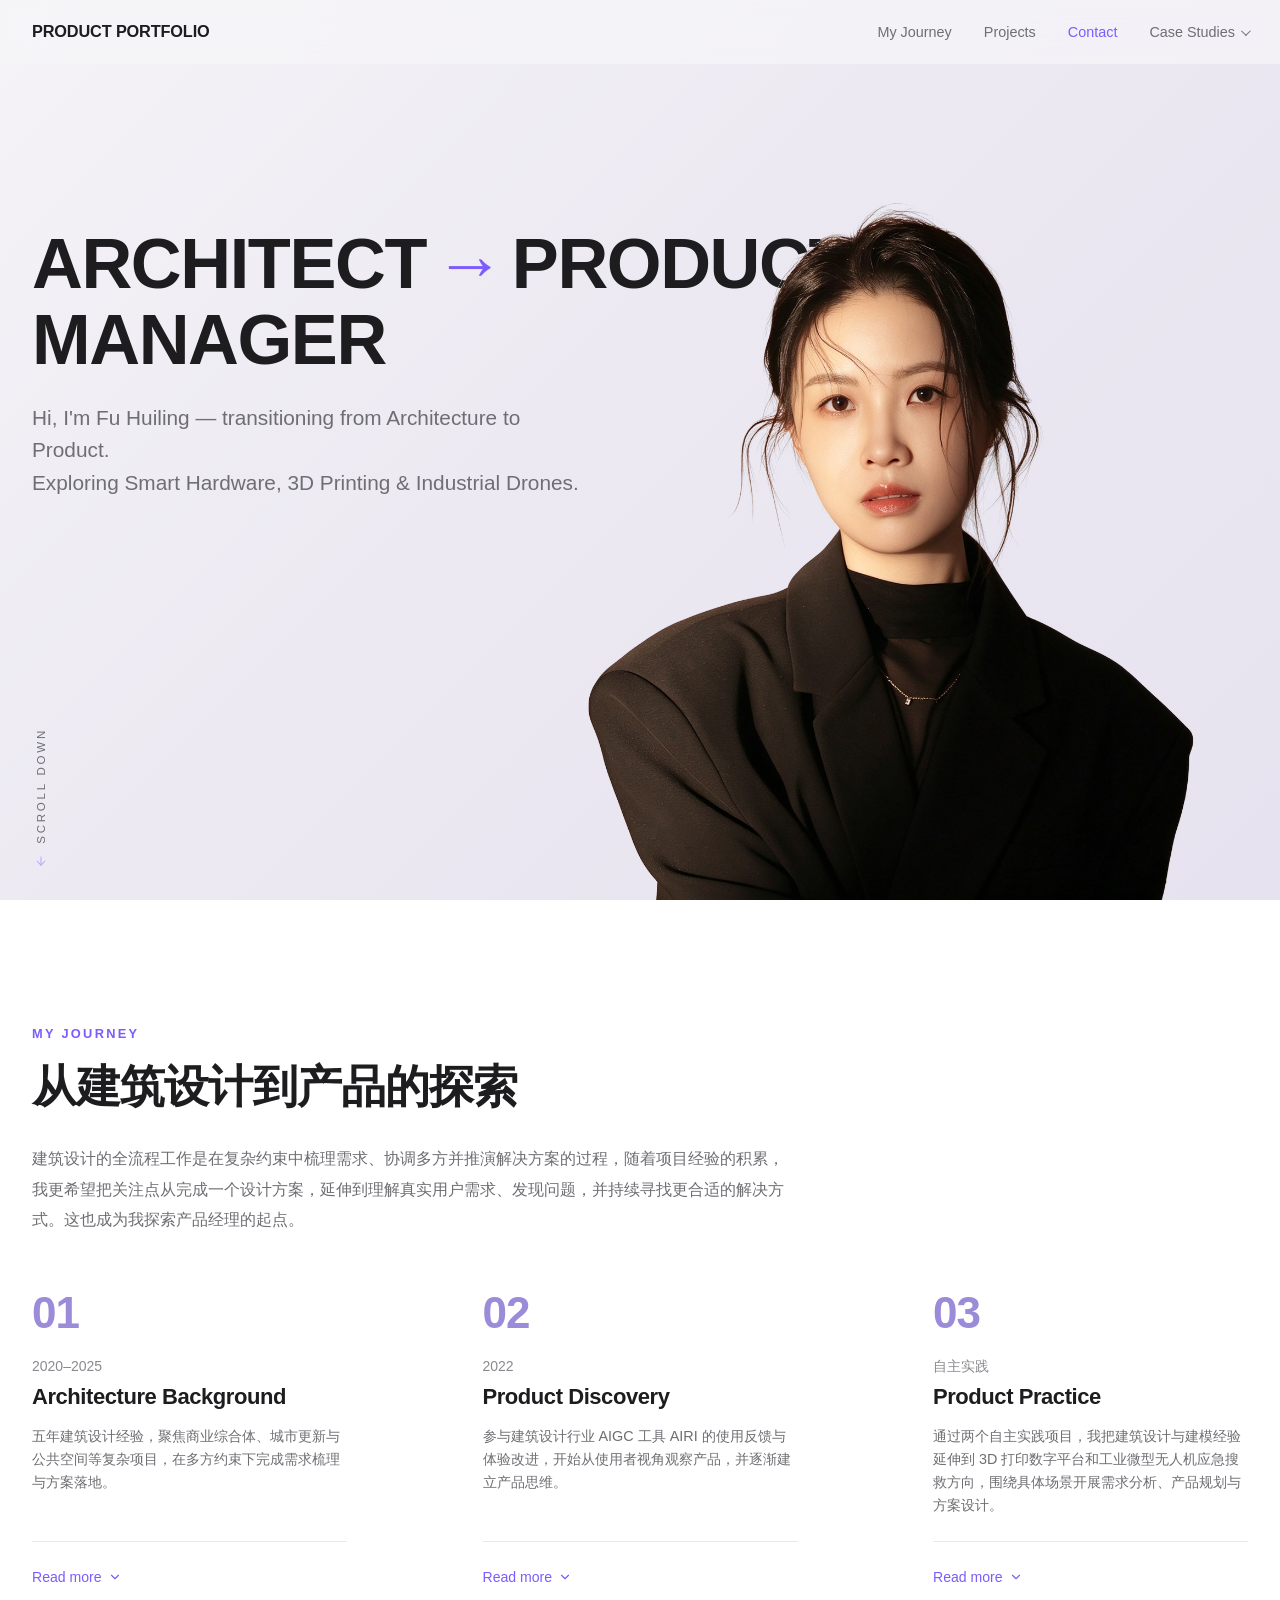
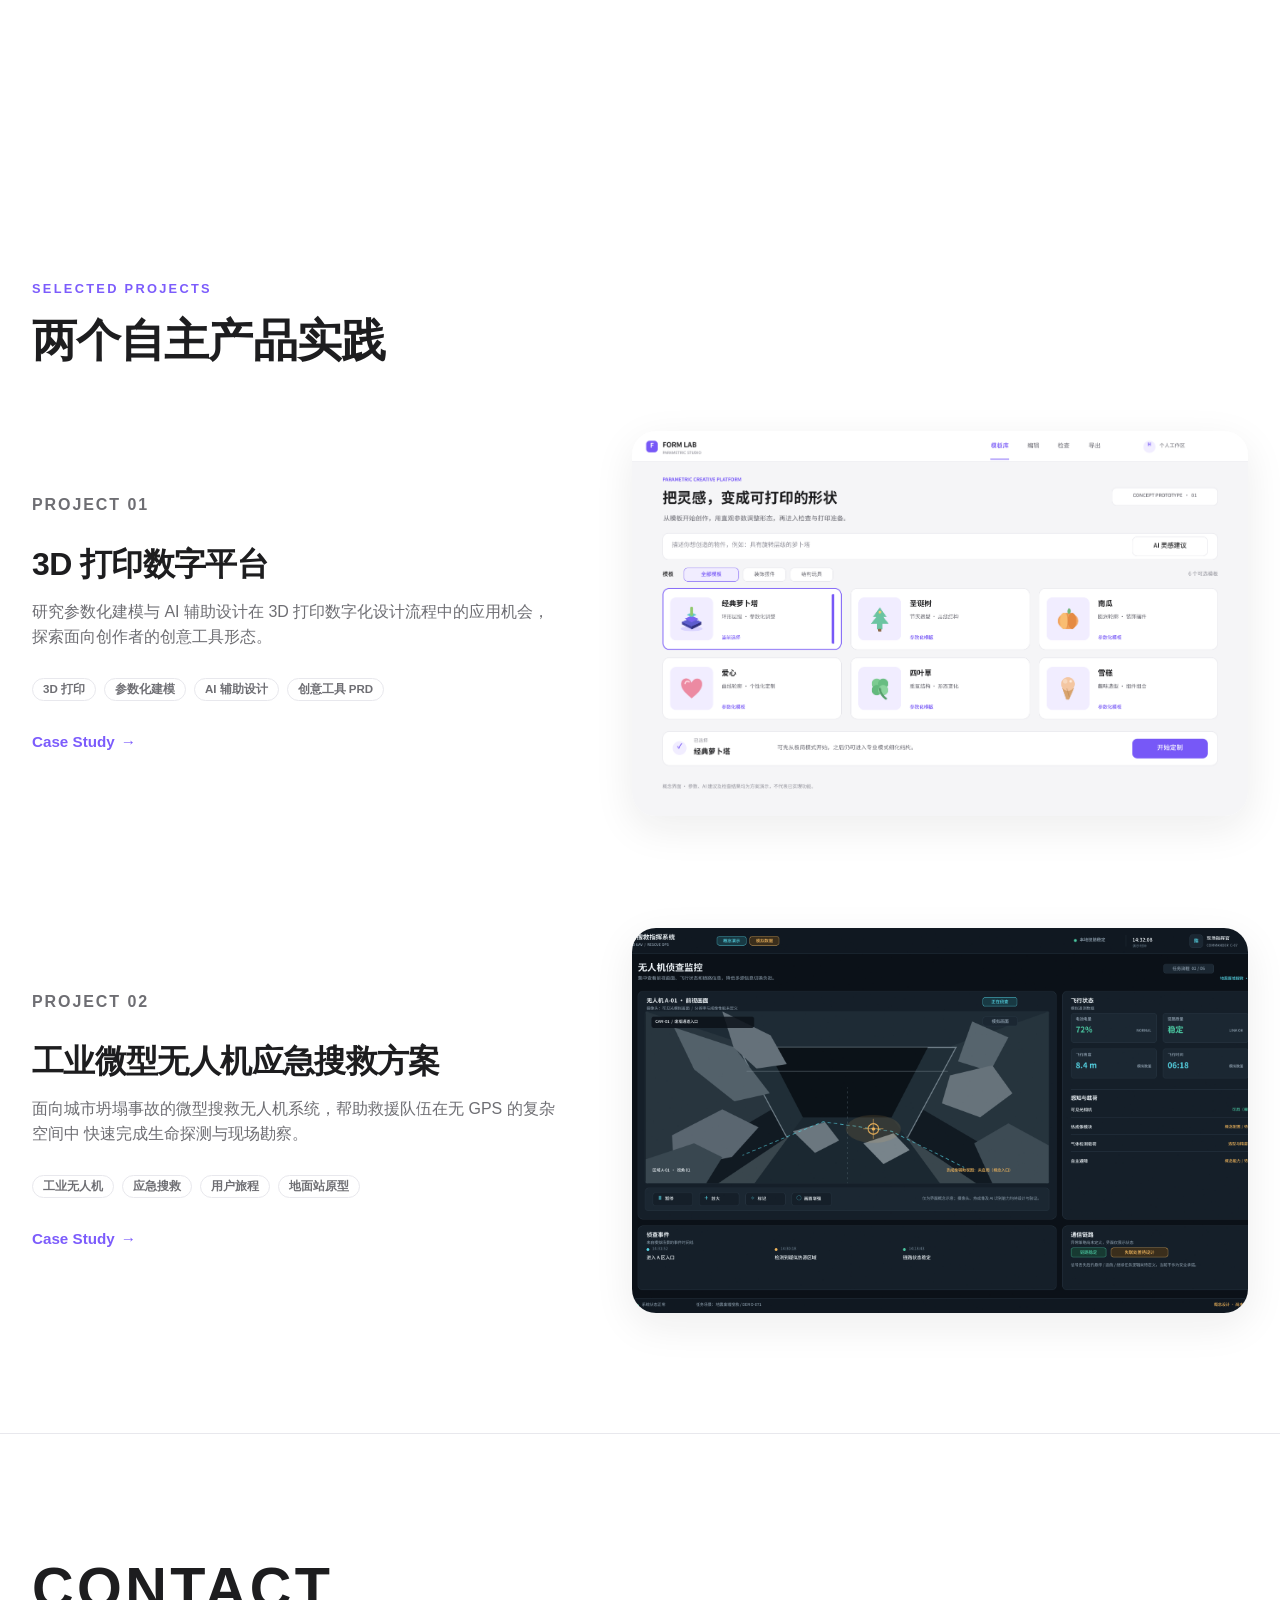
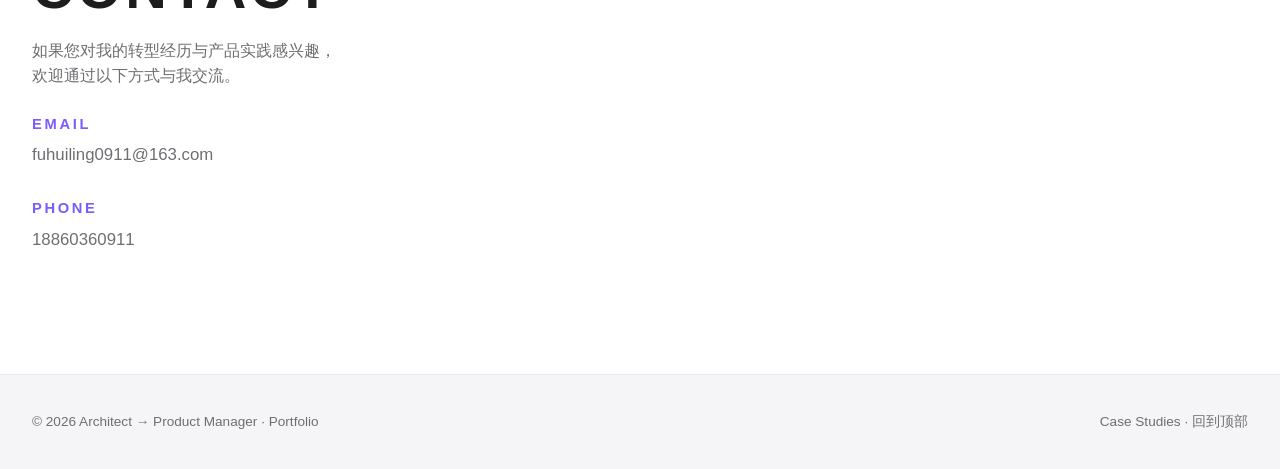
<file: index.html>
<!DOCTYPE html>
<html lang="zh-CN">
<head>
  <meta charset="UTF-8" />
  <meta name="viewport" content="width=device-width, initial-scale=1.0" />
  <title>Architect → Product Manager · 个人作品集</title>
  <meta
    name="description"
    content="从建筑设计到产品经理的转型作品集，聚焦智能硬件、3D 打印与工业无人机方向的两个自主产品实践项目。"
  />
  <link rel="stylesheet" href="css/style.css" />
</head>
<body id="top">

  <!-- ========== 顶部导航 ========== -->
  <header class="nav">
    <div class="nav__inner">
      <a class="nav__brand" href="index.html">PRODUCT PORTFOLIO</a>

      <button class="nav__toggle" aria-label="打开菜单" aria-expanded="false">
        <span></span><span></span><span></span>
      </button>

      <ul class="nav__links">
        <li><a href="#journey" data-section="journey">My Journey</a></li>
        <li><a href="#projects" data-section="projects">Projects</a></li>
        <li><a href="#contact" data-section="contact">Contact</a></li>
        <li class="nav__item--dropdown">
          <button class="nav__dropdown-toggle" type="button"
                  aria-haspopup="true" aria-expanded="false">Case Studies</button>
          <div class="nav__dropdown">
            <a href="case-study.html#project-3dprint">3D 打印数字平台</a>
            <a href="case-study.html#project-drone">微型无人机搜救方案</a>
          </div>
        </li>
      </ul>
    </div>
  </header>

  <main>
    <!-- ========== 1. Hero ========== -->
    <section class="hero">
      <div class="container">
        <div class="hero__grid">
          <div class="hero__content">
            <h1 class="hero__title reveal">
              ARCHITECT<span class="arrow-mark">→</span><span class="wbr-narrow"><wbr /></span>PRODUCT<br />MANAGER
            </h1>
            <p class="hero__subtitle reveal" style="transition-delay: 0.1s">
              Hi, I'm Fu Huiling — transitioning from Architecture to Product.<br />
              Exploring Smart Hardware, 3D Printing &amp; Industrial Drones.
            </p>
          </div>

          <div class="hero__portrait reveal" style="transition-delay: 0.2s">
            <img src="project-materials/portrait/portfolio_portrait_transparent.png"
                 alt="产品经理个人照片" />
          </div>
        </div>
      </div>

      <a class="hero__scroll" href="#journey" aria-label="向下滚动">
        <span class="hero__scroll-text">Scroll Down</span>
        <svg class="hero__scroll-arrow" viewBox="0 0 24 24" fill="none" stroke-width="1.8"
             stroke-linecap="round" stroke-linejoin="round" aria-hidden="true">
          <path d="M12 5v14" />
          <path d="m19 12-7 7-7-7" />
        </svg>
      </a>
    </section>

    <!-- ========== 2. My Journey ========== -->
    <section class="section section--tight journey" id="journey">
      <div class="container">
        <div class="section-head reveal">
          <span class="eyebrow">My Journey</span>
          <h2 class="section-title">从建筑设计到产品的探索</h2>
        </div>

        <p class="journey__intro reveal">
          建筑设计的全流程工作是在复杂约束中梳理需求、协调多方并推演解决方案的过程，随着项目经验的积累，我更希望把关注点从完成一个设计方案，延伸到理解真实用户需求、发现问题，并持续寻找更合适的解决方式。这也成为我探索产品经理的起点。
        </p>

        <div class="journey__track">
          <article class="journey__step reveal">
            <p class="journey__num">01</p>
            <span class="year">2020–2025</span>
            <h3>Architecture Background</h3>
            <div class="journey__brief">
              <p>五年建筑设计经验，聚焦商业综合体、城市更新与公共空间等复杂项目，在多方约束下完成需求梳理与方案落地。</p>
            </div>
            <div class="journey__footer">
              <button class="journey__toggle" type="button" aria-expanded="false" aria-controls="journey-detail-1">
                <span class="journey__toggle-text">Read more</span>
                <svg viewBox="0 0 24 24" fill="none" stroke-width="2" stroke-linecap="round" stroke-linejoin="round" aria-hidden="true"><path d="m6 9 6 6 6-6" /></svg>
              </button>
            </div>
            <div class="journey__detail" id="journey-detail-1">
              <div class="journey__detail-inner">
                <p>2020年末，我负责为领导组织参展「时间剖面：深圳建筑的可能性」，从协调模型公司、打印公司，到安排展览中的灯光、投影、音乐以及公司品牌部门，我需要把多个环节衔接起来，让整体展览方案得以呈现。这个过程让我发现，自己很享受在多方协作中梳理问题、协调资源并推动方案落地的工作方式。</p>
                <p>随着工作深入，我也逐渐感受到建筑项目中设计品质与商业利益、预算和现实落地条件之间的矛盾。有时，即使希望创造高品质的空间，项目也可能因为资金不足或其他现实条件而无法落地。这让我开始思考：除了完成一个设计方案，我是否更希望参与问题的发现、定义与持续优化，并让解决方案有机会真正发挥价值？</p>
              </div>
            </div>
          </article>

          <article class="journey__step reveal" style="transition-delay: 0.1s">
            <p class="journey__num">02</p>
            <span class="year">2022</span>
            <h3>Product Discovery</h3>
            <div class="journey__brief">
              <p>参与建筑设计行业 AIGC 工具 AIRI 的使用反馈与体验改进，开始从使用者视角观察产品，并逐渐建立产品思维。</p>
            </div>
            <div class="journey__footer">
              <button class="journey__toggle" type="button" aria-expanded="false" aria-controls="journey-detail-2">
                <span class="journey__toggle-text">Read more</span>
                <svg viewBox="0 0 24 24" fill="none" stroke-width="2" stroke-linecap="round" stroke-linejoin="round" aria-hidden="true"><path d="m6 9 6 6 6-6" /></svg>
              </button>
            </div>
            <div class="journey__detail" id="journey-detail-2">
              <div class="journey__detail-inner">
                <p>2022 年，我所在的第一家公司开始研发面向建筑设计行业的 AIGC 工具 AIRI。在配合 AIRI 团队进行产品研发与优化的过程中，我开始留意用户实际使用工具的方式，以及使用过程中遇到的问题和真实需求，也会研究其他产品如何解决类似问题。</p>
                <p>在实际使用中，我发现过生成时间较长、分类繁杂、功能入口不明显、网页不稳定等问题，多次向研发团队反馈使用中的问题与体验感受。也对 UI 设计提出过意见，团队随后针对相关反馈进行了修复。我也因此明确自己感兴趣的不仅是设计最终结果，更是理解用户、发现问题并与团队一起持续优化产品的过程。</p>
              </div>
            </div>
          </article>

          <article class="journey__step reveal" style="transition-delay: 0.2s">
            <p class="journey__num">03</p>
            <span class="year">自主实践</span>
            <h3>Product Practice</h3>
            <div class="journey__brief">
              <p>通过两个自主实践项目，我把建筑设计与建模经验延伸到 3D 打印数字平台和工业微型无人机应急搜救方向，围绕具体场景开展需求分析、产品规划与方案设计。</p>
            </div>
            <div class="journey__footer">
              <button class="journey__toggle" type="button" aria-expanded="false" aria-controls="journey-detail-3">
                <span class="journey__toggle-text">Read more</span>
                <svg viewBox="0 0 24 24" fill="none" stroke-width="2" stroke-linecap="round" stroke-linejoin="round" aria-hidden="true"><path d="m6 9 6 6 6-6" /></svg>
              </button>
            </div>
            <div class="journey__detail" id="journey-detail-3">
              <div class="journey__detail-inner">
                <p>选择这两个方向，是因为它们都与我已有的经验存在联系，也对应具体的应用问题。3D 打印数字平台让我能够结合建模经验与建筑设计背景，探索将 AI 辅助和参数化建模思路融入创作流程、降低使用门槛的可能性；工业微型无人机应急搜救方案则让我把建筑与规划领域积累的空间认知，延伸到地震废墟等复杂环境中的搜救需求。</p>
                <p>在这两个自主实践项目中，我围绕行业与用户研究、需求分析、功能架构及原型方案开展产品探索。对我而言，这不仅是将既有能力迁移到新的产品领域，也是进一步练习如何从具体问题出发，形成有逻辑的产品方案。</p>
              </div>
            </div>
          </article>
        </div>
      </div>
    </section>

    <!-- ========== 3. Selected Projects ========== -->
    <section class="section" id="projects">
      <div class="container">
        <div class="section-head reveal">
          <span class="eyebrow">Selected Projects</span>
          <h2 class="section-title">两个自主产品实践</h2>
        </div>

        <!-- 项目一 -->
        <article class="project-row reveal">
          <div class="project-row__text">
            <p class="project-row__index">PROJECT 01</p>
            <h3>3D 打印数字平台</h3>
            <p>
              研究参数化建模与 AI 辅助设计在 3D 打印数字化设计流程中的应用机会，
              探索面向创作者的创意工具形态。
            </p>
            <div class="project-row__tags">
              <span class="tag">3D 打印</span>
              <span class="tag">参数化建模</span>
              <span class="tag">AI 辅助设计</span>
              <span class="tag">创意工具 PRD</span>
            </div>
            <a class="link-arrow" href="case-study.html#project-3dprint">
              Case Study <span class="arrow">→</span>
            </a>
          </div>

          <div class="project-row__media">
            <img src="project-materials/3d-printing-platform/figma%20%E7%95%8C%E9%9D%A2/%E5%BE%AE%E4%BF%A1%E5%9B%BE%E7%89%87_2026-10-17_124437_620.png"
                 alt="3D 打印数字平台 Figma 界面截图" />
          </div>
        </article>

        <!-- 项目二 -->
        <article class="project-row reveal">
          <div class="project-row__text">
            <p class="project-row__index">PROJECT 02</p>
            <h3>工业微型无人机应急搜救方案</h3>
            <p>
              面向城市坍塌事故的微型搜救无人机系统，帮助救援队伍在无 GPS 的复杂空间中
              快速完成生命探测与现场勘察。
            </p>
            <div class="project-row__tags">
              <span class="tag">工业无人机</span>
              <span class="tag">应急搜救</span>
              <span class="tag">用户旅程</span>
              <span class="tag">地面站原型</span>
            </div>
            <a class="link-arrow" href="case-study.html#project-drone">
              Case Study <span class="arrow">→</span>
            </a>
          </div>

          <div class="project-row__media">
            <img src="project-materials/industrial-drones/figma%E7%95%8C%E9%9D%A2/drone-02-monitoring.png"
                 alt="工业微型无人机应急搜救方案 Figma 界面截图" />
          </div>
        </article>
      </div>
    </section>

    <!-- Projects 与 Contact 之间的分隔线 -->
    <div class="section-divider" aria-hidden="true"></div>

    <!-- ========== 4. Contact ========== -->
    <section class="section contact" id="contact">
      <div class="container">
        <h2 class="contact__title reveal">CONTACT</h2>
        <p class="reveal" style="transition-delay: 0.08s">
          如果您对我的转型经历与产品实践感兴趣，<br />
          欢迎通过以下方式与我交流。
        </p>

        <div class="contact__channels reveal" style="transition-delay: 0.16s">
          <div class="contact__item">
            <span class="contact__label">Email</span>
            <a class="contact__value" href="mailto:fuhuiling0911@163.com">fuhuiling0911@163.com</a>
          </div>
          <div class="contact__item">
            <span class="contact__label">Phone</span>
            <a class="contact__value" href="tel:18860360911">18860360911</a>
          </div>
        </div>
      </div>
    </section>
  </main>

  <!-- ========== 页脚 ========== -->
  <footer class="footer">
    <div class="container footer__inner">
      <span>© 2026 Architect → Product Manager · Portfolio</span>
      <span><a href="case-study.html">Case Studies</a> · <a href="#top">回到顶部</a></span>
    </div>
  </footer>

  <script src="js/main.js"></script>
</body>
</html>
</file>
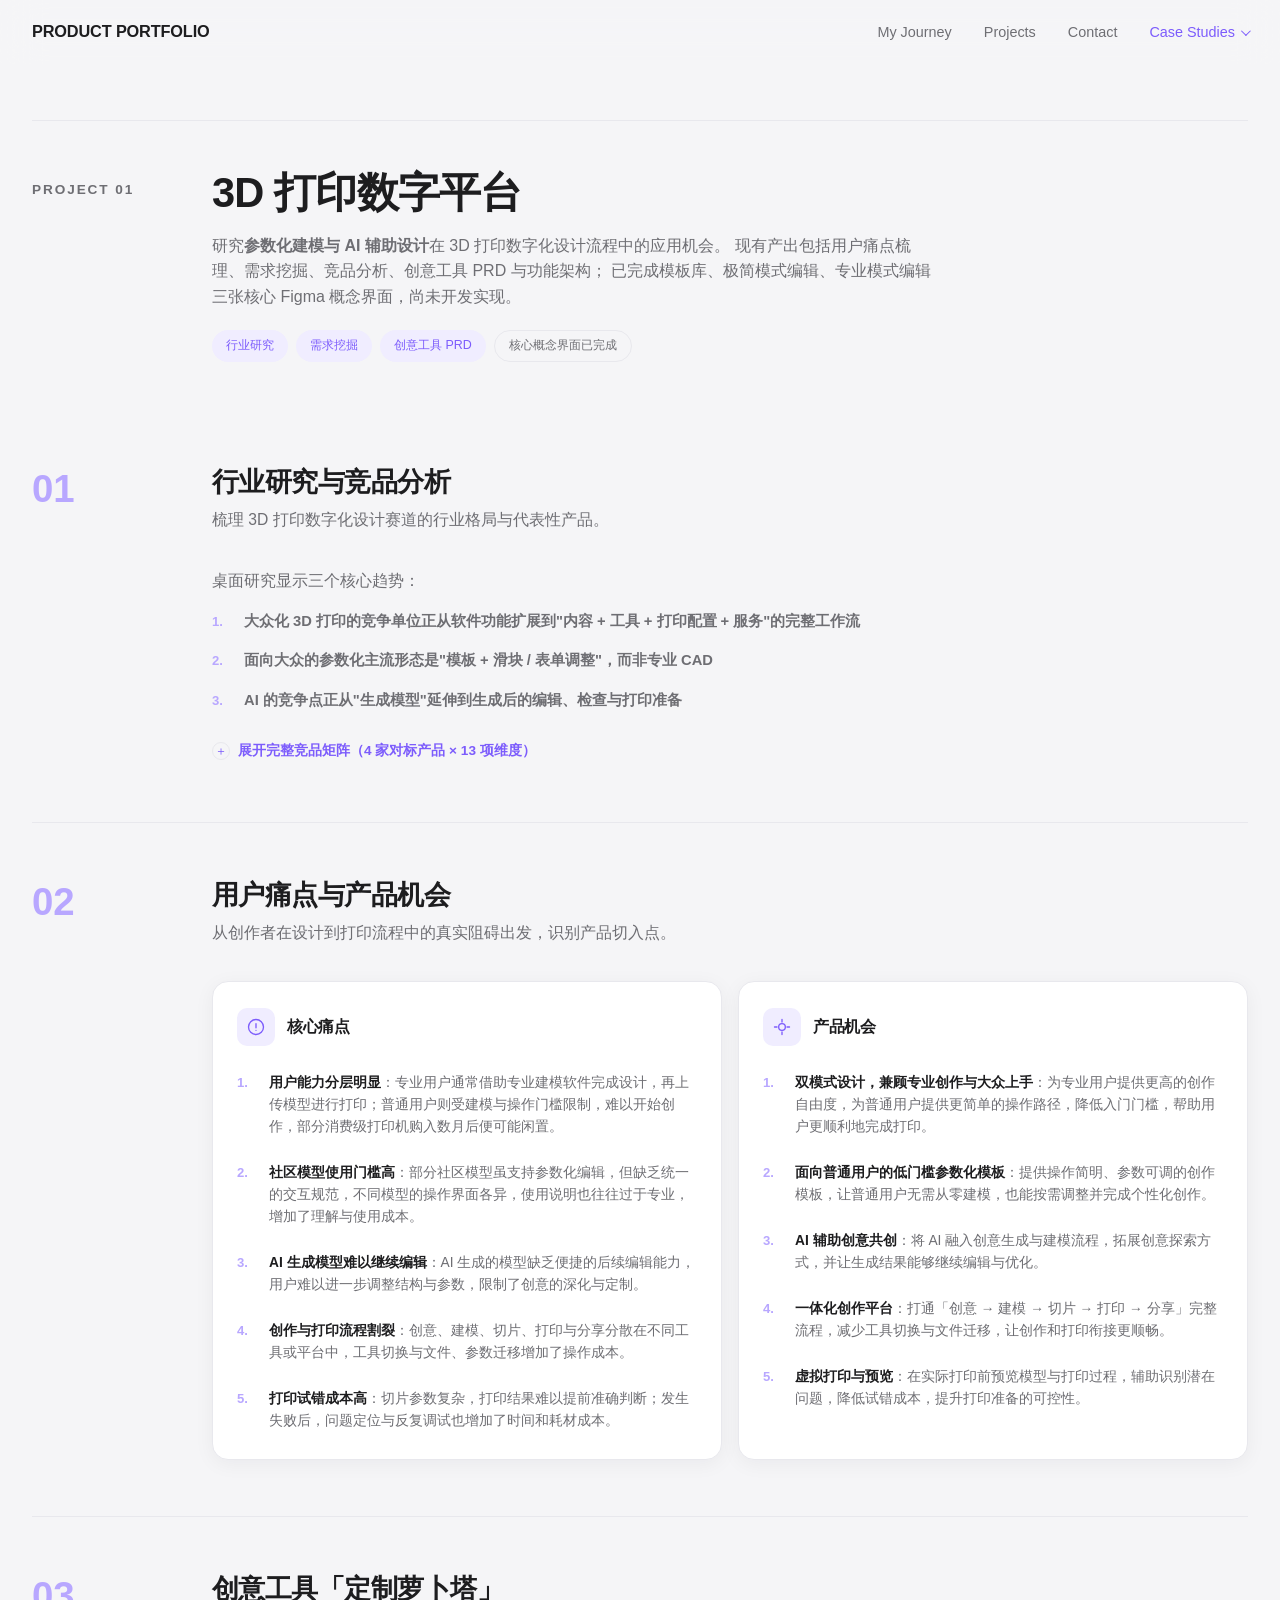
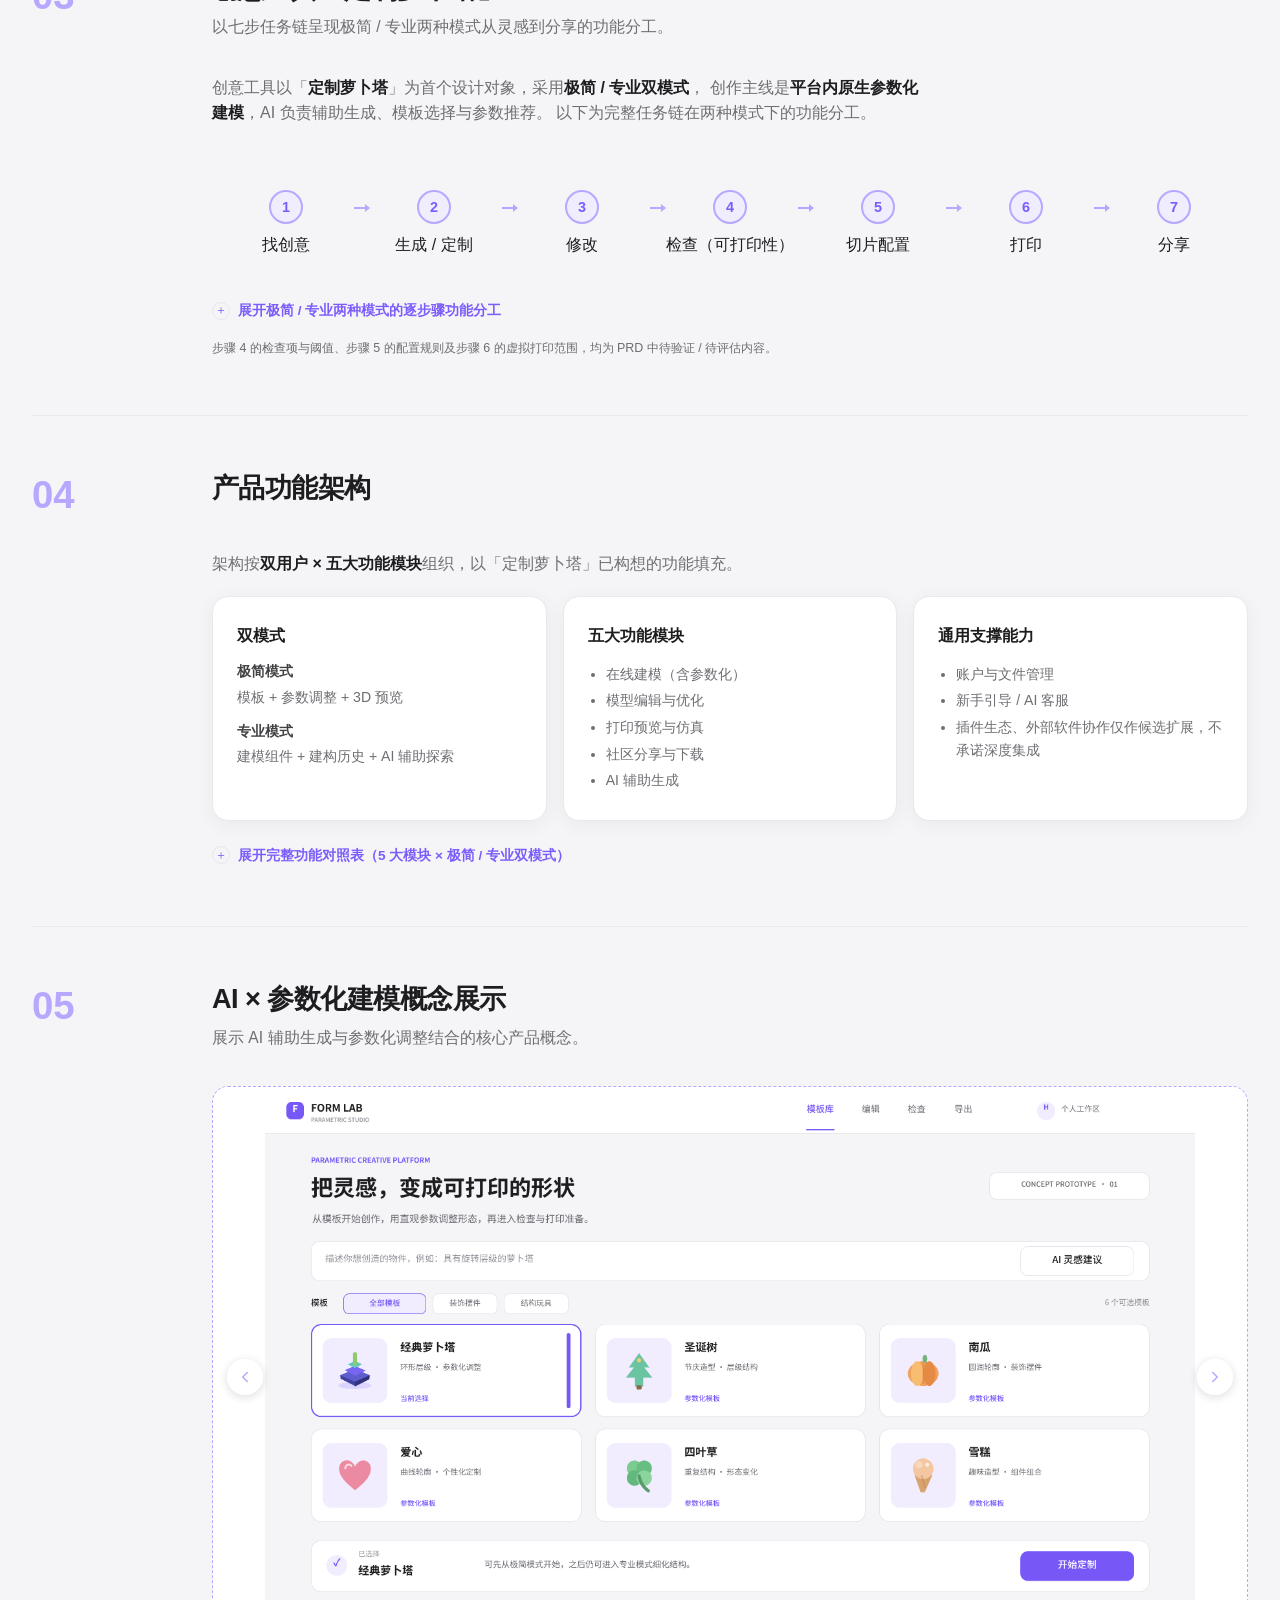
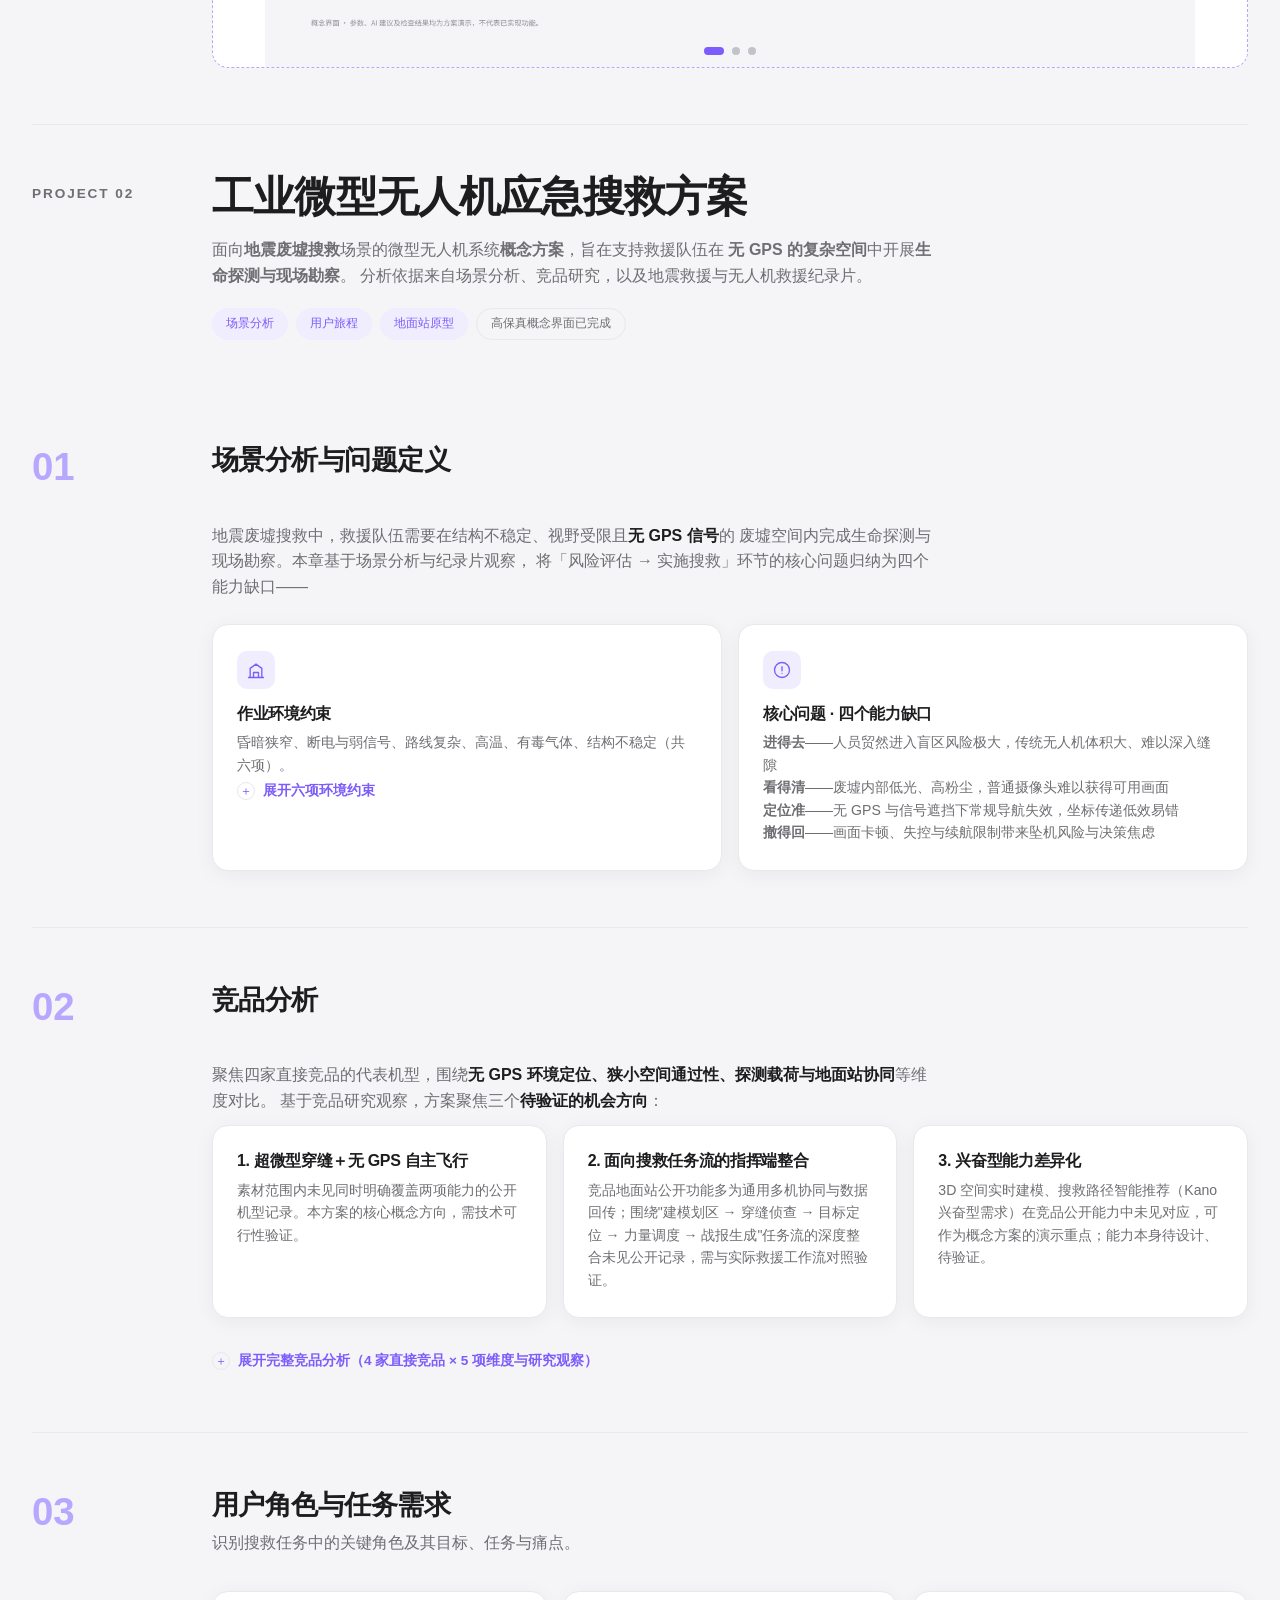
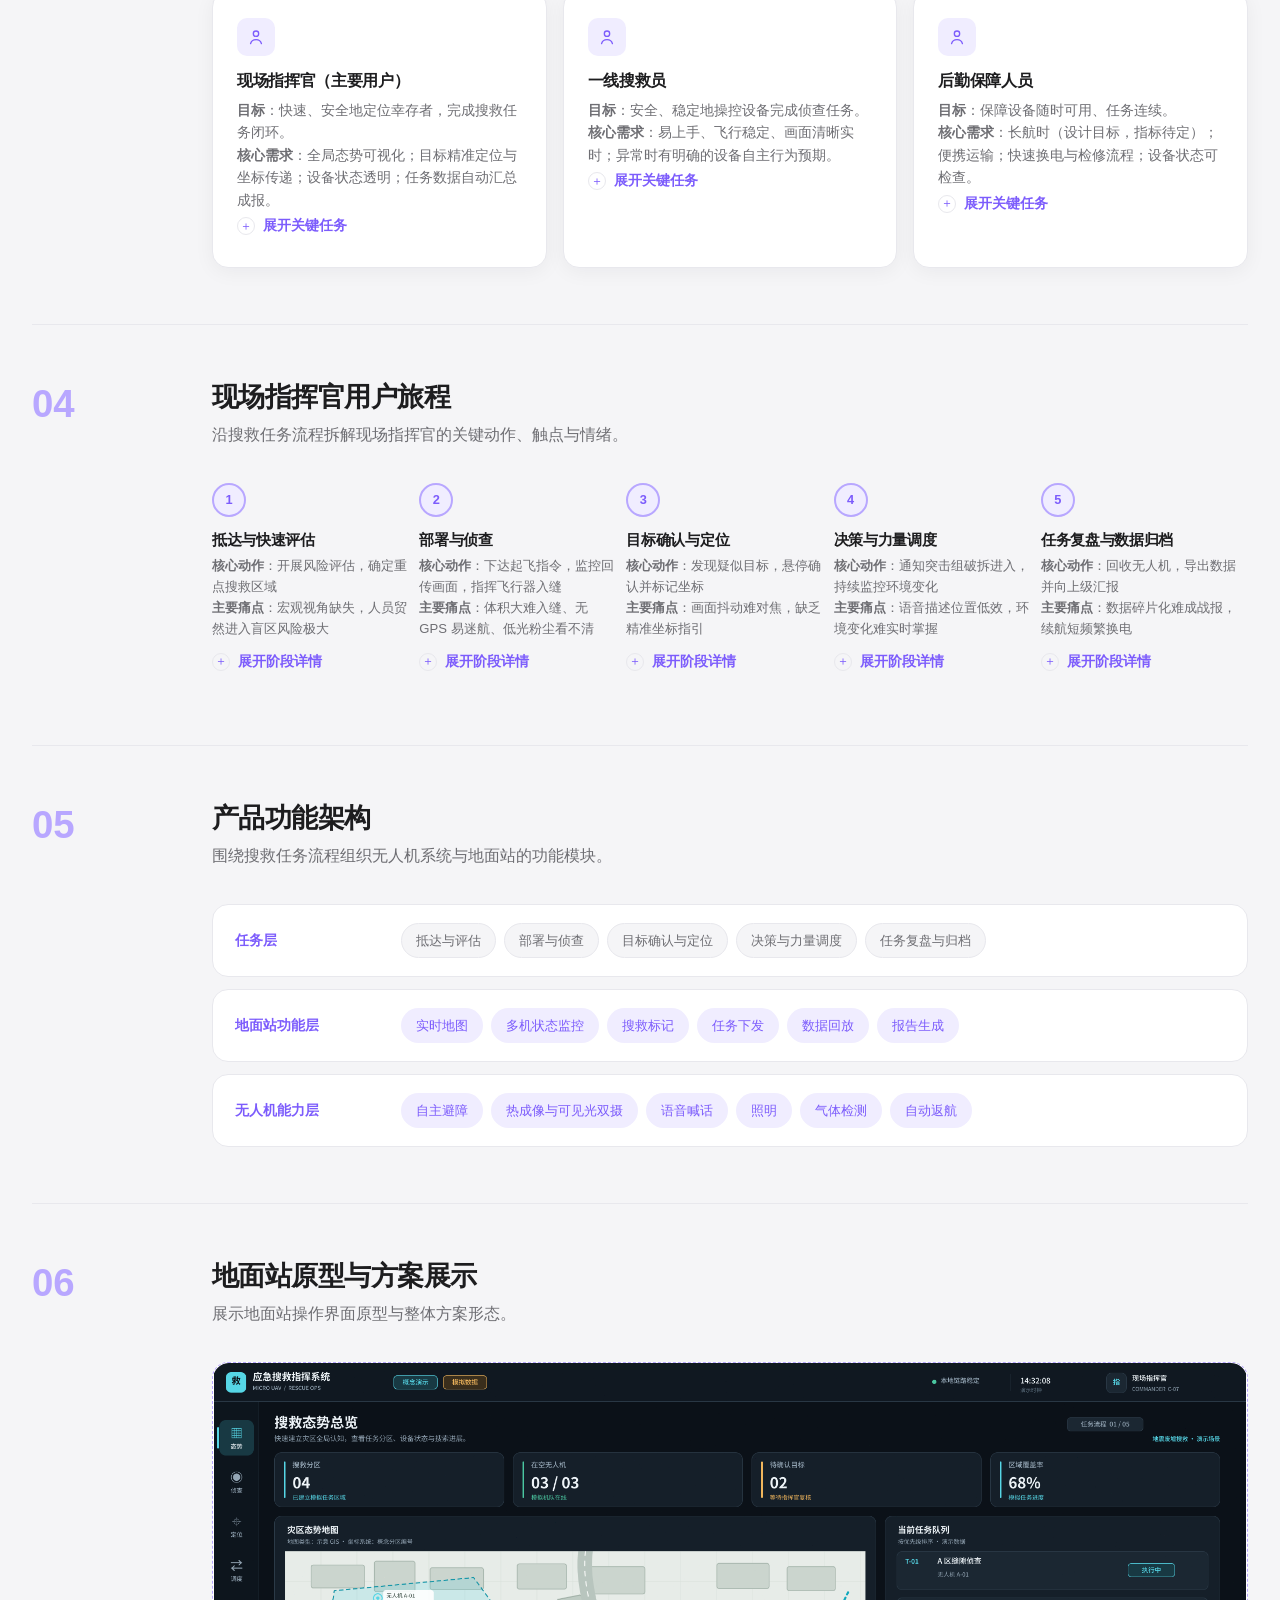
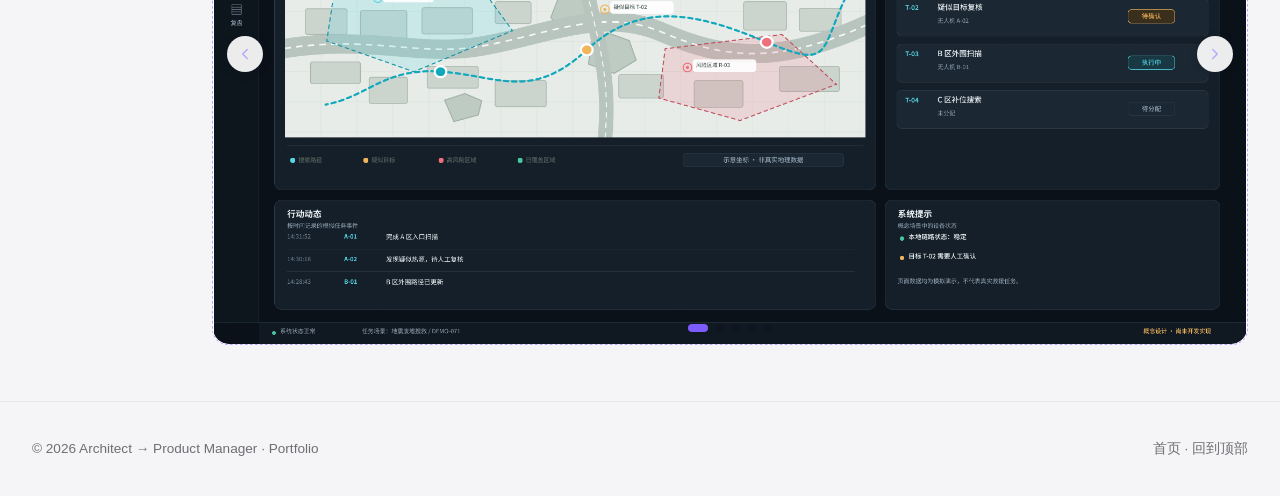
<file: case-study.html>
<!DOCTYPE html>
<html lang="zh-CN">
<head>
  <meta charset="UTF-8" />
  <meta name="viewport" content="width=device-width, initial-scale=1.0" />
  <title>Case Studies · Architect → Product Manager</title>
  <meta
    name="description"
    content="两个自主产品实践案例：3D 打印数字平台、工业微型无人机应急搜救方案。"
  />
  <link rel="stylesheet" href="css/style.css" />
</head>
<body id="top">

  <!-- ========== 顶部导航 ========== -->
  <header class="nav">
    <div class="nav__inner">
      <a class="nav__brand" href="index.html">PRODUCT PORTFOLIO</a>

      <button class="nav__toggle" aria-label="打开菜单" aria-expanded="false">
        <span></span><span></span><span></span>
      </button>

      <ul class="nav__links">
        <li><a href="index.html#journey">My Journey</a></li>
        <li><a href="index.html#projects">Projects</a></li>
        <li><a href="index.html#contact">Contact</a></li>
        <li class="nav__item--dropdown">
          <button class="nav__dropdown-toggle is-active" type="button"
                  aria-haspopup="true" aria-expanded="false">Case Studies</button>
          <div class="nav__dropdown">
            <a href="#project-3dprint">3D 打印数字平台</a>
            <a href="#project-drone">微型无人机搜救方案</a>
          </div>
        </li>
      </ul>
    </div>
  </header>

  <main>
    <!-- ============================================================
         项目一：3D 打印数字平台（5 个章节）
         ============================================================ -->
    <div class="container case-content-start project-3d">
      <header class="project-block__header reveal" id="project-3dprint">
        <p class="project-block__label">PROJECT 01</p>
        <div>
          <h2>3D 打印数字平台</h2>
          <p>
            研究<strong>参数化建模与 AI 辅助设计</strong>在 3D 打印数字化设计流程中的应用机会。
            现有产出包括用户痛点梳理、需求挖掘、竞品分析、创意工具 PRD 与功能架构；
            已完成模板库、极简模式编辑、专业模式编辑三张核心 Figma 概念界面，尚未开发实现。
          </p>
          <div class="project-block__badges">
            <span class="badge">行业研究</span>
            <span class="badge">需求挖掘</span>
            <span class="badge">创意工具 PRD</span>
            <span class="badge badge--neutral">核心概念界面已完成</span>
          </div>
        </div>
      </header>

      <!-- 章节 1-1 -->
      <section class="chapter reveal">
        <div class="chapter__head">
          <span class="chapter__num">01</span>
          <div>
            <h3>行业研究与竞品分析</h3>
            <p>梳理 3D 打印数字化设计赛道的行业格局与代表性产品。</p>
          </div>
        </div>
        <div class="chapter__body chapter__body--offset">
          <style>
            /* 折叠入口（原生 details/summary，项目一第 01–04 章共用；轻量文字样式，沿用站点变量） */
            .fold > summary {
              display: inline-flex;
              align-items: center;
              gap: 8px;
              cursor: pointer;
              list-style: none;
              user-select: none;
              font-size: 0.85rem;
              font-weight: 600;
              color: var(--primary, #7c5cfc);
              padding: 4px 0;
            }
            .fold > summary::-webkit-details-marker { display: none; }
            .fold > summary .fold__mark {
              flex-shrink: 0;
              display: inline-flex;
              align-items: center;
              justify-content: center;
              width: 18px;
              height: 18px;
              border: 1px solid var(--border);
              border-radius: 50%;
              font-size: 0.78rem;
              font-weight: 400;
              line-height: 1;
              transition: transform 0.2s ease;
            }
            .fold[open] > summary .fold__mark { transform: rotate(45deg); }
            .fold > summary:hover { text-decoration: underline; }
            .fold[open] > summary { margin-bottom: 4px; }

            /* 第 01 章核心趋势：提升视觉权重、去除分隔线 */
            .project-3d .point-list--trends li {
              font-weight: 600;
              font-size: 0.92rem;
              border-bottom: 0;
              padding: 8px 0;
            }
            /* 第 01 章竞品矩阵：td 字号与表头一致 */
            .project-3d .matrix td { font-size: 0.8rem; }
            /* 第 01 章竞品矩阵：增加纵向栏线（颜色、粗细与横向行线一致） */
            .project-3d .matrix th,
            .project-3d .matrix td {
              border-right: 1px solid var(--border);
            }
            .project-3d .matrix th:last-child,
            .project-3d .matrix td:last-child {
              border-right: 0;
            }
            /* 第 02 章痛点/机会卡：去除条目间灰色分隔线 */
            .project-3d .card .point-list--joined li {
              border-bottom: 0;
            }
            /* 第 03 章七步任务链：改用圆形编号横排展示 */
            .project-3d .chain--steps {
              display: flex;
              flex-wrap: wrap;
              gap: 0;
              border: 0;
              position: relative;
              margin: 24px 0 28px;
            }
            .project-3d .chain--steps > div {
              border: 0 !important;
            }
            .project-3d .chain--steps .chain__corner {
              display: none;
            }
            .project-3d .chain--steps .step-item {
              flex: 1 1 100px;
              min-width: 100px;
              display: flex;
              flex-direction: column;
              align-items: center;
              gap: 10px;
              padding: 12px 8px;
              position: relative;
            }
            .project-3d .chain--steps .step-item:not(:last-child)::after {
              content: "";
              position: absolute;
              top: 29px;
              right: -8px;
              width: 14px;
              height: 2px;
              background: var(--primary-soft);
              pointer-events: none;
            }
            .project-3d .chain--steps .step-item:not(:last-child)::before {
              content: "";
              position: absolute;
              top: 26px;
              right: -10px;
              width: 0;
              height: 0;
              border-top: 4px solid transparent;
              border-bottom: 4px solid transparent;
              border-left: 5px solid var(--primary-soft);
              pointer-events: none;
            }
            .project-3d .chain--steps .step-dot {
              width: 34px;
              height: 34px;
              border-radius: 50%;
              background: var(--primary-tint);
              border: 2px solid var(--primary-soft);
              display: flex;
              align-items: center;
              justify-content: center;
              font-size: 0.9rem;
              font-weight: 700;
              color: var(--primary, #7c5cfc);
              line-height: 1;
              flex-shrink: 0;
            }
            .project-3d .chain--steps .step-name {
              font-size: 16px;
              font-weight: 500;
              color: var(--text);
              text-align: center;
              line-height: 1.35;
            }
            /* 第 04 章功能架构：三栏卡片，与第 02 章 card 样式统一 */
            .project-3d .fmap-overview {
              border: 0;
              margin-top: 20px;
              gap: 16px;
            }
            .project-3d .fmap-overview__item {
              border: 1px solid var(--border);
              border-radius: var(--radius-md);
              background: var(--surface);
              padding: 26px 24px;
              box-shadow: 0 4px 20px rgba(29, 29, 31, 0.05);
            }
            .project-3d .fmap-overview__item:first-child {
              padding-left: 24px;
            }
            .project-3d .fmap-overview__item:last-child {
              padding-right: 24px;
            }
            .project-3d .fmap-overview h5 {
              font-size: 1rem;
              font-weight: 600;
              color: var(--text);
              margin: 0 0 12px;
            }
            .project-3d .fmap-overview__item ul {
              list-style: disc;
              padding-left: 18px;
              margin: 0;
            }
            .project-3d .fmap-overview__item ul li {
              color: var(--text-secondary);
              font-size: 0.88rem;
              line-height: 1.6;
              padding: 2px 0;
            }
            .project-3d .fmap-overview__item .mode-block {
              margin-bottom: 12px;
            }
            .project-3d .fmap-overview__item .mode-block:last-child {
              margin-bottom: 0;
            }
            .project-3d .fmap-overview__item .mode-title {
              font-size: 0.85rem;
              font-weight: 600;
              color: #424245;
              margin-bottom: 4px;
            }
            .project-3d .fmap-overview__item .mode-desc {
              color: var(--text-secondary);
              font-size: 0.88rem;
              line-height: 1.55;
              margin: 0;
            }
          </style>
          <div class="prose" style="margin-top: 0">
            <p>
              桌面研究显示三个核心趋势：
            </p>
          </div>
          <ul class="point-list point-list--trends" style="margin-top: 8px">
            <li><span class="pnum">1.</span><span>大众化 3D 打印的竞争单位正从软件功能扩展到<strong>"内容 + 工具 + 打印配置 + 服务"的完整工作流</strong></span></li>
            <li><span class="pnum">2.</span><span>面向大众的参数化主流形态是<strong>"模板 + 滑块 / 表单调整"</strong>，而非专业 CAD</span></li>
            <li><span class="pnum">3.</span><span>AI 的竞争点正从"生成模型"延伸到<strong>生成后的编辑、检查与打印准备</strong></span></li>
          </ul>

          <details class="fold" style="margin-top: 16px">
            <summary><span class="fold__mark">＋</span>展开完整竞品矩阵（4 家对标产品 × 13 项维度）</summary>

          <div class="legend matrix-legend" style="margin-top: 12px">
            <span><span class="na" style="color: var(--primary-soft)">本轮未覆盖</span>＝现有公开资料不足以判断，未做推断填充</span>
          </div>

          <div class="table-wrap">
            <table class="matrix">
              <colgroup>
                <col style="width: 140px" />
                <col style="width: 250px" />
                <col style="width: 220px" />
                <col style="width: 240px" />
                <col style="width: 250px" />
                <col style="width: 220px" />
                <col style="width: 250px" />
                <col style="width: 270px" />
                <col style="width: 230px" />
                <col style="width: 250px" />
                <col style="width: 260px" />
                <col style="width: 300px" />
                <col style="width: 280px" />
              </colgroup>
              <thead>
                <tr>
                  <th>竞品 / 产品</th>
                  <th>核心定位</th>
                  <th>低门槛路径</th>
                  <th>在线建模</th>
                  <th>参数化能力</th>
                  <th>AI 生成</th>
                  <th>编辑与修复</th>
                  <th>打印准备衔接</th>
                  <th>分享与社区</th>
                  <th>跨品牌 / 开放性</th>
                  <th>主要工作流断点</th>
                  <th>证据状态 / 来源</th>
                  <th>可借鉴点</th>
                </tr>
              </thead>
              <tbody>
                <tr>
                  <td><strong>Bambu 生态</strong><span>MakerWorld · MakerLab · Studio / Handy</span></td>
                  <td>硬件入口的"内容 + 创作 + 打印配置 + 交易"生态型对标</td>
                  <td>选模型 → 打印；MakerLab 用特定任务生成器降低定制门槛</td>
                  <td>MakerLab 是任务生成器集合，非通用 CAD</td>
                  <td>OpenSCAD 脚本模板，用户网页调参；模板供给依赖创作者</td>
                  <td>聚合混元 3D、Tripo、Meshy 等引擎，与平台积分相连</td>
                  <td>Studio 内可做部分调整；网页端通用网格编辑/修复有限</td>
                  <td>模型关联经测试的 3MF 配置，Studio 切片、Handy 远程；自有设备链路最完整</td>
                  <td>自有模型社区、配置协作、评价与创作者激励机制成熟</td>
                  <td>Studio 支持部分第三方机型；深度能力与部分激励绑定自有设备，公开 API 待复查</td>
                  <td>模板外自由设计受限；AI 产物仍需检查修复；第三方设备 App / 远程体验弱</td>
                  <td>官方文档 + 第三方实测（C07 深度笔记）；作者曾亲测但无文字记录，本轮未亲测</td>
                  <td>"模型 + 经测试配置"作为分发单元，消灭自有用户切片断点；零技能生成器降低消费侧门槛</td>
                </tr>
                <tr>
                  <td><strong>SelfCAD</strong><span>独立 Web 一体化 · 未注册亲测</span></td>
                  <td>形态最接近的独立竞品：浏览器内建模、网格修复、切片输出 G-code</td>
                  <td>形状生成器、草图与交互式教程引导上手</td>
                  <td>浏览器内网格建模、变换、布尔、雕刻</td>
                  <td>有数值输入与齿轮/螺纹生成器；无特征历史树、无可分享的持久参数体系</td>
                  <td>2026-08 上线实验性 AI Assistant，能力与计费待验证</td>
                  <td>网格编辑较完整；Magic Fix 做非流形修复，口碑存在分化</td>
                  <td>内置切片器（层高/填充/支撑）输出 G-code；无已确认的远程监控闭环</td>
                  <td>无自有 UGC 社区，模型库依赖与 MyMiniFactory 合作及外部平台</td>
                  <td>G-code 可跨设备；无已确认的远程设备控制 / 云打印链路</td>
                  <td>链路止于导出 G-code；社区、设备连接、分享后参数再定制缺失</td>
                  <td>官方资料 + 第三方评测（C04 深度笔记）；未注册亲测</td>
                  <td>"创作流内即时修复"的位置设计；交互式教程用于新手冷启动与教育场景</td>
                </tr>
                <tr>
                  <td><strong>Meshy</strong><span>AI 创作能力型 · 未做独立实测</span></td>
                  <td>文本/图片生成 3D，提供面向 3D 打印的生成与后处理套件</td>
                  <td>文本/图片生成，无需建模技能</td>
                  <td>无通用建模能力，以生成结果为创作起点</td>
                  <td><span class="na">本轮未覆盖</span>（AI 输出为网格，非参数化 CAD）</td>
                  <td>自有生成引擎；检测、修复、分割、多色导出是打印套件重点</td>
                  <td>导出前可打印性检测（薄壁/悬空/孔洞/非流形）+ Auto Repair + 自动分割；效果未独立验证</td>
                  <td>导出 STL/3MF；官方列 3 款直连切片器，媒体称 8 款，数量待实测</td>
                  <td>设有打印服务"创意工坊"；社区机制本轮未覆盖</td>
                  <td>第三方工具定位，天然硬件中立；跨切片器实际链路待实测</td>
                  <td>生成结果应"按草稿处理"：需查非流形与内部重叠壳；不适合尺寸受控的功能件</td>
                  <td>官网 R25 + 垂直媒体 R07 + 第三方实测 R33；本轮未做独立生成实测</td>
                  <td>生成后立即衔接检测、修复与多色导出，把"能不能打"前置到导出之前</td>
                </tr>
                <tr>
                  <td><strong>Tripo</strong><span>VAST 旗下 · AI 创作能力型 · 未独立实测</span></td>
                  <td>官方主打 print &amp; engine ready；需求母体为游戏/动画，3D 打印是延伸场景</td>
                  <td>文本/图片生成，无需建模技能</td>
                  <td>无通用建模能力，以生成结果为起点</td>
                  <td><span class="na">本轮未覆盖</span>（输出为网格）</td>
                  <td>自有生成引擎 + Smart Mesh</td>
                  <td><span class="na">本轮未覆盖</span>（官方仅称输出可进入切片器）</td>
                  <td>官方称支持 GLB/FBX/OBJ/STL/USDZ/3MF 并兼容切片器；营销口径，未实测</td>
                  <td><span class="na">本轮未覆盖</span></td>
                  <td>第三方工具定位，硬件中立；实际链路待实测</td>
                  <td><span class="na">本轮未覆盖</span>；同属"网格输出 + 后续依赖外部工具"类型</td>
                  <td>官网 R22 + 垂直媒体 R07；实际网格质量未经独立实测</td>
                  <td>多格式（含 3MF）一键导出与"打印就绪"产品叙事，降低导出环节流失</td>
                </tr>
              </tbody>
            </table>
          </div>
          </details>

        </div>
      </section>

      <!-- 章节 1-2 -->
      <section class="chapter reveal">
        <div class="chapter__head">
          <span class="chapter__num">02</span>
          <div>
            <h3>用户痛点与产品机会</h3>
            <p>从创作者在设计到打印流程中的真实阻碍出发，识别产品切入点。</p>
          </div>
        </div>
        <div class="chapter__body chapter__body--offset">
          <div class="card-grid" style="margin-top: 4px">
            <div class="card">
              <div class="card__head">
                <div class="card__icon">
                  <svg viewBox="0 0 24 24" fill="none" stroke-width="1.6" stroke-linecap="round" stroke-linejoin="round">
                    <circle cx="12" cy="12" r="9" /><path d="M12 8v5M12 16h.01" />
                  </svg>
                </div>
                <h4>核心痛点</h4>
              </div>
              <ul class="point-list point-list--joined">
                <li><span class="pnum">1.</span><span><b>用户能力分层明显</b>：专业用户通常借助专业建模软件完成设计，再上传模型进行打印；普通用户则受建模与操作门槛限制，难以开始创作，部分消费级打印机购入数月后便可能闲置。</span></li>
                <li><span class="pnum">2.</span><span><b>社区模型使用门槛高</b>：部分社区模型虽支持参数化编辑，但缺乏统一的交互规范，不同模型的操作界面各异，使用说明也往往过于专业，增加了理解与使用成本。</span></li>
                <li><span class="pnum">3.</span><span><b>AI 生成模型难以继续编辑</b>：AI 生成的模型缺乏便捷的后续编辑能力，用户难以进一步调整结构与参数，限制了创意的深化与定制。</span></li>
                <li><span class="pnum">4.</span><span><b>创作与打印流程割裂</b>：创意、建模、切片、打印与分享分散在不同工具或平台中，工具切换与文件、参数迁移增加了操作成本。</span></li>
                <li><span class="pnum">5.</span><span><b>打印试错成本高</b>：切片参数复杂，打印结果难以提前准确判断；发生失败后，问题定位与反复调试也增加了时间和耗材成本。</span></li>
              </ul>
            </div>
            <div class="card">
              <div class="card__head">
                <div class="card__icon">
                  <svg viewBox="0 0 24 24" fill="none" stroke-width="1.6" stroke-linecap="round" stroke-linejoin="round">
                    <path d="M12 3v3M12 18v3M3 12h3M18 12h3" /><circle cx="12" cy="12" r="4" />
                  </svg>
                </div>
                <h4>产品机会</h4>
              </div>
              <ul class="point-list point-list--joined">
                <li><span class="pnum">1.</span><span><b>双模式设计，兼顾专业创作与大众上手</b>：为专业用户提供更高的创作自由度，为普通用户提供更简单的操作路径，降低入门门槛，帮助用户更顺利地完成打印。</span></li>
                <li><span class="pnum">2.</span><span><b>面向普通用户的低门槛参数化模板</b>：提供操作简明、参数可调的创作模板，让普通用户无需从零建模，也能按需调整并完成个性化创作。</span></li>
                <li><span class="pnum">3.</span><span><b>AI 辅助创意共创</b>：将 AI 融入创意生成与建模流程，拓展创意探索方式，并让生成结果能够继续编辑与优化。</span></li>
                <li><span class="pnum">4.</span><span><b>一体化创作平台</b>：打通「创意 → 建模 → 切片 → 打印 → 分享」完整流程，减少工具切换与文件迁移，让创作和打印衔接更顺畅。</span></li>
                <li><span class="pnum">5.</span><span><b>虚拟打印与预览</b>：在实际打印前预览模型与打印过程，辅助识别潜在问题，降低试错成本，提升打印准备的可控性。</span></li>
              </ul>
            </div>
          </div>
        </div>
      </section>

      <!-- 章节 1-3 -->
      <section class="chapter reveal">
        <div class="chapter__head">
          <span class="chapter__num">03</span>
          <div>
            <h3>创意工具「定制萝卜塔」</h3>
            <p>以七步任务链呈现极简 / 专业两种模式从灵感到分享的功能分工。</p>
          </div>
        </div>
        <div class="chapter__body chapter__body--offset">
          <div class="prose">
            <p>
              创意工具以「<strong>定制萝卜塔</strong>」为首个设计对象，采用<strong>极简 / 专业双模式</strong>，
              创作主线是<strong>平台内原生参数化建模</strong>，AI 负责辅助生成、模板选择与参数推荐。
              以下为完整任务链在两种模式下的功能分工。
            </p>
          </div>

          <div class="chain-scroll">
            <div class="chain chain--steps">
              <div class="chain__corner"></div>
              <div class="step-item"><span class="step-dot">1</span><span class="step-name">找创意</span></div>
              <div class="step-item"><span class="step-dot">2</span><span class="step-name">生成 / 定制</span></div>
              <div class="step-item"><span class="step-dot">3</span><span class="step-name">修改</span></div>
              <div class="step-item"><span class="step-dot">4</span><span class="step-name">检查（可打印性）</span></div>
              <div class="step-item"><span class="step-dot">5</span><span class="step-name">切片配置</span></div>
              <div class="step-item"><span class="step-dot">6</span><span class="step-name">打印</span></div>
              <div class="step-item"><span class="step-dot">7</span><span class="step-name">分享</span></div>
            </div>
            <details class="fold" style="margin-top: 20px">
              <summary><span class="fold__mark">＋</span>展开极简 / 专业两种模式的逐步骤功能分工</summary>
                            <div class="table-wrap" style="margin-top: 4px">
                                <table class="matrix chain-matrix" style="min-width: 1500px">
                  <thead>
                    <tr>
                      <th>模式</th>
                      <th>找创意</th>
                      <th>生成 / 定制</th>
                      <th>修改</th>
                      <th>检查（可打印性）</th>
                      <th>切片配置</th>
                      <th>打印</th>
                      <th>分享</th>
                    </tr>
                  </thead>
                  <tbody>
                    <tr>
                      <td><strong>极简模式</strong><span>普通玩家</span></td>
                      <td>从 6 类模板中选择：标准、圣诞树、南瓜、爱心、四叶草、雪糕。</td>
                      <td>调整截面形状及 7 项参数，实时预览；AI 辅助生成、选择模板并推荐参数。</td>
                      <td>支持缩放、撤销与重做，可随时返回参数面板继续调整。</td>
                      <td>提示"通过 / 需处理"，提供一键处理建议；自动修复可预览后再接受。</td>
                      <td>选择打印机型号与底板；打印配置随模型关联，后续导入外部切片工具。</td>
                      <td>导出模型文件，并提供对应机型的打印前指引；不直连打印机。</td>
                      <td>保存草稿、下载或导出模型，一键分享到社区。</td>
                    </tr>
                    <tr>
                      <td><strong>专业模式</strong><span>专业玩家</span></td>
                      <td>从空白画布或模板起步；AI 提供创意灵感，支持导入图片或模型作参考。</td>
                      <td>使用线条、基础图形、推拉、偏移、复制、旋转和群组等工具建模；支持组件调参、自定义轮廓与 AI 参数推荐。</td>
                      <td>选中组件修改属性；支持建模历史回溯，修改早期步骤后自动重算。</td>
                      <td>分层展示检查结果并高亮问题位置；提供基础错误、风险提示、进阶检查与手动修复入口。</td>
                      <td>同极简模式：选择机型、底板并关联打印配置。</td>
                      <td>提供模型导出与打印指引；虚拟打印（模拟打印过程）仍待评估。</td>
                      <td>支持草稿、导出与社区分享；社区发布与授权机制待设计。</td>
                    </tr>
                  </tbody>
                </table>
              </div>
            </details>
          </div>

          <p class="chain-note">
            步骤 4 的检查项与阈值、步骤 5 的配置规则及步骤 6 的虚拟打印范围，均为 PRD 中待验证 / 待评估内容。
          </p>
        </div>
      </section>

      <!-- 章节 1-4 -->
      <section class="chapter reveal">
        <div class="chapter__head">
          <span class="chapter__num">04</span>
          <div>
            <h3>产品功能架构</h3>
          </div>
        </div>
        <div class="chapter__body chapter__body--offset">
          <div class="prose" style="margin-bottom: 20px">
            <p>
              架构按<strong>双用户 × 五大功能模块</strong>组织，以「定制萝卜塔」已构想的功能填充。
            </p>
          </div>

          <div class="fmap-overview">
            <div class="fmap-overview__item">
              <h5>双模式</h5>
              <div class="mode-block">
                <div class="mode-title">极简模式</div>
                <p class="mode-desc">模板 + 参数调整 + 3D 预览</p>
              </div>
              <div class="mode-block">
                <div class="mode-title">专业模式</div>
                <p class="mode-desc">建模组件 + 建构历史 + AI 辅助探索</p>
              </div>
            </div>
            <div class="fmap-overview__item">
              <h5>五大功能模块</h5>
              <ul>
                <li>在线建模（含参数化）</li>
                <li>模型编辑与优化</li>
                <li>打印预览与仿真</li>
                <li>社区分享与下载</li>
                <li>AI 辅助生成</li>
              </ul>
            </div>
            <div class="fmap-overview__item">
              <h5>通用支撑能力</h5>
              <ul>
                <li>账户与文件管理</li>
                <li>新手引导 / AI 客服</li>
                <li>插件生态、外部软件协作仅作候选扩展，不承诺深度集成</li>
              </ul>
            </div>
          </div>

          <details class="fold" style="margin-top: 20px">
            <summary><span class="fold__mark">＋</span>展开完整功能对照表（5 大模块 × 极简 / 专业双模式）</summary>
            <table class="fmap">
              <thead>
                <tr>
                  <th>功能</th>
                  <th>极简模式</th>
                  <th>专业模式</th>
                </tr>
              </thead>
              <tbody>
                <tr>
                  <td>1. 在线建模（含参数化）</td>
                  <td>6 类模板库；截面形状选项；七项参数调整与 3D 实时预览（参数初始值、范围与联动待验证）</td>
                  <td>空白画布起步；线 / 基础图形 / 推拉 / 偏移 / 群组等组件建模，逐组件调属性；组件编辑创建自定义轮廓；建构历史回溯；同样可用模板与参数面板</td>
                </tr>
                <tr>
                  <td>2. 模型编辑与优化</td>
                  <td>选择、缩放、撤销 / 重做，回到参数面板反复调整</td>
                  <td>组件级选择与属性编辑；建构历史中回到早期步骤修改后重算；壁厚、减面等可打印性处理待设计</td>
                </tr>
                <tr>
                  <td>3. 打印预览与仿真</td>
                  <td>底板、选择打印机型号；关联打印配置随文件交付外部切片环节；不自建完整切片器、不直连打印机</td>
                  <td>同极简模式；虚拟打印（模拟实际打印过程）尚待评估</td>
                </tr>
                <tr>
                  <td>4. 社区分享与下载</td>
                  <td>保存草稿、下载 / 导出、分享到社区入口</td>
                  <td>同极简模式；发布、授权、改版与创作者激励机制待设计</td>
                </tr>
                <tr>
                  <td>5. AI 辅助生成</td>
                  <td>辅助生成、辅助模板选择、参数推荐，推荐结果可改；AI 草稿转为参数化模板的能力待确认</td>
                  <td>同三类辅助能力；可引入图片 / 模型作为创作参考；外部建模软件协作仅作候选扩展</td>
                </tr>
              </tbody>
            </table>
          </details>
        </div>
      </section>

      <!-- 章节 1-5 -->
      <section class="chapter reveal">
        <div class="chapter__head">
          <span class="chapter__num">05</span>
          <div>
            <h3>AI × 参数化建模概念展示</h3>
            <p>展示 AI 辅助生成与参数化调整结合的核心产品概念。</p>
          </div>
        </div>
        <div class="chapter__body chapter__body--offset">
          <style>
            /* 第五章概念界面轮播（随页面内联，避免外部样式表缓存导致布局失效） */
            .concept-carousel {
              position: relative;
              padding: 0;
              overflow: hidden;
              align-items: stretch;
              justify-content: flex-start;
              background: #fff;
              touch-action: pan-y;
            }
            .concept-carousel__viewport {
              position: absolute;
              inset: 0;
              overflow: hidden;
              border-radius: inherit;
            }
            .concept-carousel__track {
              display: flex;
              width: 100%;
              height: 100%;
              transition: transform 0.35s ease;
              will-change: transform;
            }
            .concept-carousel__track img {
              flex: 0 0 100%;
              width: 100%;
              height: 100%;
              object-fit: contain;
              object-position: center;
              background: #fff;
              user-select: none;
              -webkit-user-drag: none;
            }
            .concept-carousel__btn {
              position: absolute;
              top: 50%;
              transform: translateY(-50%);
              width: 36px;
              height: 36px;
              display: flex;
              align-items: center;
              justify-content: center;
              border: none;
              border-radius: 50%;
              background: rgba(255, 255, 255, 0.92);
              color: var(--text);
              box-shadow: 0 2px 10px rgba(15, 12, 40, 0.14);
              cursor: pointer;
              z-index: 2;
              transition: background 0.2s ease;
            }
            .concept-carousel__btn svg { width: 18px; height: 18px; }
            .concept-carousel__btn:hover { background: #fff; }
            .concept-carousel__btn--prev { left: 14px; }
            .concept-carousel__btn--next { right: 14px; }
            .concept-carousel__dots {
              position: absolute;
              left: 50%;
              bottom: 12px;
              transform: translateX(-50%);
              display: flex;
              gap: 8px;
              z-index: 2;
            }
            .concept-carousel__dot {
              width: 8px;
              height: 8px;
              padding: 0;
              border: none;
              border-radius: 50%;
              background: rgba(15, 12, 40, 0.22);
              cursor: pointer;
              transition: background 0.2s ease, width 0.2s ease;
            }
            .concept-carousel__dot.is-active {
              background: var(--primary, #7c5cfc);
              width: 20px;
              border-radius: 5px;
            }
            @media (max-width: 560px) {
              .concept-carousel__btn { width: 32px; height: 32px; }
              .concept-carousel__btn--prev { left: 8px; }
              .concept-carousel__btn--next { right: 8px; }
            }
          </style>
          <div class="placeholder placeholder--frame concept-carousel" id="conceptCarousel"
               aria-roledescription="轮播" aria-label="AI 与参数化建模概念界面" tabindex="0">
            <div class="concept-carousel__viewport">
              <div class="concept-carousel__track">
                <img src="project-materials/3d-printing-platform/figma%20界面/微信图片_2026-10-17_124437_620.png?v=20261018b"
                     alt="概念界面：模板库" draggable="false" />
                <img src="project-materials/3d-printing-platform/figma%20界面/wechat_longscreenshot_2026-10-17_124610_751.png?v=20261018b"
                     alt="概念界面：极简模式编辑" draggable="false" />
                <img src="project-materials/3d-printing-platform/figma%20界面/wechat_longscreenshot_2026-10-17_124647_947.png?v=20261018c"
                     alt="概念界面：专业模式编辑" draggable="false" />
              </div>
            </div>
            <button type="button" class="concept-carousel__btn concept-carousel__btn--prev" aria-label="上一张">
              <svg viewBox="0 0 24 24" fill="none" stroke="currentColor" stroke-width="2"
                   stroke-linecap="round" stroke-linejoin="round"><path d="M15 18l-6-6 6-6" /></svg>
            </button>
            <button type="button" class="concept-carousel__btn concept-carousel__btn--next" aria-label="下一张">
              <svg viewBox="0 0 24 24" fill="none" stroke="currentColor" stroke-width="2"
                   stroke-linecap="round" stroke-linejoin="round"><path d="M9 18l6-6-6-6" /></svg>
            </button>
            <div class="concept-carousel__dots">
              <button type="button" class="concept-carousel__dot is-active" aria-label="第 1 张"></button>
              <button type="button" class="concept-carousel__dot" aria-label="第 2 张"></button>
              <button type="button" class="concept-carousel__dot" aria-label="第 3 张"></button>
            </div>
            <script>
              (function () {
                var root = document.getElementById('conceptCarousel');
                if (!root) return;
                var track = root.querySelector('.concept-carousel__track');
                var dots = Array.prototype.slice.call(root.querySelectorAll('.concept-carousel__dot'));
                var total = dots.length, index = 0;
                var startX = null, deltaX = 0;
                var wheelLock = false;
                function go(n) {
                  index = (n + total) % total;
                  track.style.transform = 'translateX(' + (-index * 100) + '%)';
                  dots.forEach(function (d, i) { d.classList.toggle('is-active', i === index); });
                }
                root.querySelector('.concept-carousel__btn--prev').addEventListener('click', function () { go(index - 1); });
                root.querySelector('.concept-carousel__btn--next').addEventListener('click', function () { go(index + 1); });
                dots.forEach(function (d, i) { d.addEventListener('click', function () { go(i); }); });
                // 移动端左右滑动
                root.addEventListener('touchstart', function (e) { startX = e.touches[0].clientX; deltaX = 0; }, { passive: true });
                root.addEventListener('touchmove', function (e) { if (startX !== null) deltaX = e.touches[0].clientX - startX; }, { passive: true });
                root.addEventListener('touchend', function () {
                  if (Math.abs(deltaX) > 40) { go(index + (deltaX < 0 ? 1 : -1)); }
                  startX = null; deltaX = 0;
                }, { passive: true });
                // 触控板 / 鼠标横向滚轮（惯性滚动期间锁定，一次手势只切换一张）
                root.addEventListener('wheel', function (e) {
                  if (Math.abs(e.deltaX) <= Math.abs(e.deltaY) || Math.abs(e.deltaX) < 12 || wheelLock) return;
                  e.preventDefault();
                  go(index + (e.deltaX < 0 ? -1 : 1));
                  wheelLock = true;
                  setTimeout(function () { wheelLock = false; }, 450);
                }, { passive: false });
                // 键盘左右键
                root.addEventListener('keydown', function (e) {
                  if (e.key === 'ArrowLeft') { go(index - 1); }
                  else if (e.key === 'ArrowRight') { go(index + 1); }
                });
              })();
            </script>
          </div>
        </div>
      </section>
    </div>

    <!-- ============================================================
         项目二：工业微型无人机应急搜救方案（6 个章节）
         ============================================================ -->
    <div class="container">
      <header class="project-block__header reveal" id="project-drone">
        <p class="project-block__label">PROJECT 02</p>
        <div>
          <h2>工业微型无人机应急搜救方案</h2>
          <p>
            面向<strong>地震废墟搜救</strong>场景的微型无人机系统<strong>概念方案</strong>，旨在支持救援队伍在
            <strong>无 GPS 的复杂空间</strong>中开展<strong>生命探测与现场勘察</strong>。
            分析依据来自场景分析、竞品研究，以及地震救援与无人机救援纪录片。
          </p>
          <div class="project-block__badges">
            <span class="badge">场景分析</span>
            <span class="badge">用户旅程</span>
            <span class="badge">地面站原型</span>
            <span class="badge badge--neutral">高保真概念界面已完成</span>
          </div>
        </div>
      </header>

      <!-- 章节 2-1 -->
      <section class="chapter reveal">
        <div class="chapter__head">
          <span class="chapter__num">01</span>
          <div>
            <h3>场景分析与问题定义</h3>
          </div>
        </div>
        <div class="chapter__body chapter__body--offset">
          <div class="prose">
            <p>
              地震废墟搜救中，救援队伍需要在结构不稳定、视野受限且<strong>无 GPS 信号</strong>的
              废墟空间内完成生命探测与现场勘察。本章基于场景分析与纪录片观察，
              将「风险评估 → 实施搜救」环节的核心问题归纳为四个能力缺口——
            </p>
          </div>
          <div class="card-grid" style="margin-top: 24px">
            <div class="card">
              <div class="card__icon">
                <svg viewBox="0 0 24 24" fill="none" stroke-width="1.6" stroke-linecap="round" stroke-linejoin="round">
                  <path d="M3 21h18M5 21V10l7-5 7 5v11M9 21v-6h6v6" />
                </svg>
              </div>
              <h4>作业环境约束</h4>
              <p>昏暗狭窄、断电与弱信号、路线复杂、高温、有毒气体、结构不稳定（共六项）。</p>
              <details class="fold">
                <summary><span class="fold__mark">＋</span>展开六项环境约束</summary>
                <p style="margin-top: 10px">1. 救援环境昏暗、狭窄</p>
                <p>2. 电源被切断、信号不佳（无公网 / 无 GPS）</p>
                <p>3. 驾驶路线复杂易出错</p>
                <p>4. 高温</p>
                <p>5. 有毒气体</p>
                <p>6. 废墟结构不稳定，存在二次坍塌风险</p>
              </details>
            </div>
            <div class="card">
              <div class="card__icon">
                <svg viewBox="0 0 24 24" fill="none" stroke-width="1.6" stroke-linecap="round" stroke-linejoin="round">
                  <circle cx="12" cy="12" r="9" /><path d="M12 8v5M12 16h.01" />
                </svg>
              </div>
              <h4>核心问题 · 四个能力缺口</h4>
              <p><strong>进得去</strong>——人员贸然进入盲区风险极大，传统无人机体积大、难以深入缝隙</p>
              <p><strong>看得清</strong>——废墟内部低光、高粉尘，普通摄像头难以获得可用画面</p>
              <p><strong>定位准</strong>——无 GPS 与信号遮挡下常规导航失效，坐标传递低效易错</p>
              <p><strong>撤得回</strong>——画面卡顿、失控与续航限制带来坠机风险与决策焦虑</p>
            </div>
          </div>
        </div>
      </section>

      <!-- 章节 2-2 -->
      <section class="chapter reveal">
        <div class="chapter__head">
          <span class="chapter__num">02</span>
          <div>
            <h3>竞品分析</h3>
          </div>
        </div>
        <div class="chapter__body chapter__body--offset">
          <div class="prose">
            <p>
              聚焦四家直接竞品的代表机型，围绕<strong>无 GPS 环境定位、狭小空间通过性、探测载荷与地面站协同</strong>等维度对比。
              基于竞品研究观察，方案聚焦三个<strong>待验证的机会方向</strong>：
            </p>
          </div>
          <div class="card-grid" style="margin-top: 12px">
            <div class="card">
              <h4>1. 超微型穿缝＋无 GPS 自主飞行</h4>
              <p>素材范围内未见同时明确覆盖两项能力的公开机型记录。本方案的核心概念方向，需技术可行性验证。</p>
            </div>
            <div class="card">
              <h4>2. 面向搜救任务流的指挥端整合</h4>
              <p>竞品地面站公开功能多为通用多机协同与数据回传；围绕"建模划区 → 穿缝侦查 → 目标定位 → 力量调度 → 战报生成"任务流的深度整合未见公开记录，需与实际救援工作流对照验证。</p>
            </div>
            <div class="card">
              <h4>3. 兴奋型能力差异化</h4>
              <p>3D 空间实时建模、搜救路径智能推荐（Kano 兴奋型需求）在竞品公开能力中未见对应，可作为概念方案的演示重点；能力本身待设计、待验证。</p>
            </div>
          </div>

          <details class="fold" style="margin-top: 28px">
            <summary><span class="fold__mark">＋</span>展开完整竞品分析（4 家直接竞品 × 5 项维度与研究观察）</summary>

          <div class="legend matrix-legend" style="margin-top: 12px">
            <span><span class="na" style="color: var(--primary-soft)">本轮素材未记录</span>＝公开资料未覆盖，不代表竞品不具备该能力</span>
            <span><span class="na" style="color: var(--primary-soft)">来源待核实</span>＝量化信息未注明出处或统计口径，引用前需核实</span>
          </div>

          <div class="table-wrap">
            <table class="matrix" style="min-width: 1300px">
              <colgroup>
                <col style="width: 170px" />
                <col style="width: 310px" />
                <col style="width: 280px" />
                <col style="width: 300px" />
                <col style="width: 240px" />
              </colgroup>
              <thead>
                <tr>
                  <th>企业 / 代表机型</th>
                  <th>相关产品能力与特点</th>
                  <th>搜救相关案例或应用</th>
                  <th>与本方案相关的观察</th>
                  <th>信息缺口与核实状态</th>
                </tr>
              </thead>
              <tbody>
                <tr>
                  <td><strong>纵横股份</strong><span>PH-007 便携式多旋翼</span></td>
                  <td>整机全碳纤维，开放式机电一体化载荷接口（可配四光吊舱、喊话器、探照灯、激光雷达）；标称续航 75–85 min、抗风 LV6；BDS / GLONASS / GPS 定位。参数为厂商标称值，口径未注明</td>
                  <td>四川汉源县马烈乡"7·20"山洪泥石流救援：CW-15 监控无人机系统与 PH-20 激光雷达 / 监控系统（光电吊舱、喊话器、探照灯、抛投器）提供激光点云数据，结合 GIS 做隐患分析与风险评估（来源待核实）</td>
                  <td>应急救援有公开案例记录；地面站（TC-200 / GCS-303）与行业软件体系较完整；代表机型公开资料未见进入狭窄缝隙 / 室内的标注</td>
                  <td>整机重量、能否进入狭窄缝隙等字段<span class="na">本轮素材未记录</span>；"智慧巴中"1.06 亿中标金额<span class="na">来源待核实</span></td>
                </tr>
                <tr>
                  <td><strong>普宙科技</strong><span>UAV-P300 轻型四旋翼</span></td>
                  <td>5000 万超清像素、4K 全彩夜视、光学透雾、智能 AI 避障、视觉 SLAM、21T 机载算力；整机 1850 g，标称续航 50 min；多载荷适配。参数为厂商标称值，口径未注明</td>
                  <td>2023 年武汉市城市消防案例；2023 年黑龙江林区防火案例（来源待核实）；应用场景含应急消防</td>
                  <td>视觉 SLAM 与夜视透雾能力与本方案无 GPS 场景方向相关；地面站功能含多机协同、数据实时回传与归档；场景化方案完整度素材评价为"高"</td>
                  <td>集群相关参数<span class="na">本轮素材未记录</span>；国家级认证等表述<span class="na">来源待核实</span></td>
                </tr>
                <tr>
                  <td><strong>道通智能</strong><span>EVO Max 4NZ V2</span></td>
                  <td>720° 全向避障、高精度视觉导航、A-Mesh 自组网、双夜视相机（标称 350 米夜间识人）、抗干扰、电池热替换；整机 1640 g，标称续航 42 min、图传 15 km。参数为厂商标称值，口径未注明</td>
                  <td>应急救援落地记录<span class="na">本轮素材未记录</span>（素材仅记录工业巡检：中石油油田巡检；安防：深圳福田区交警合作）</td>
                  <td>A-Mesh 自组网与视觉导航对应本方案的集群通信与无 GPS 导航方向；基于素材记录，应急救援场景公开落地记录少于其他三家</td>
                  <td>应急救援字段为空，仅表示素材未记录；集群协同参数<span class="na">本轮素材未记录</span></td>
                </tr>
                <tr>
                  <td><strong>中科晶锐</strong><span>智蜂微型智能无人直升机</span></td>
                  <td>整机 135 g、机身 216×34×75 mm，素材明确标注"能"进入狭窄缝隙 / 室内；双光摄像头 + 机载 AI 目标检测（人、车等）；标称续航 25 min；GPS / 光流 / 北斗定位。参数为厂商标称值，口径未注明</td>
                  <td>应用场景含"灾害应急搜索与救援响应"；已与 10 余个省市公安部门达成合作（来源待核实）</td>
                  <td>素材中唯一明确标注可进入狭窄缝隙的代表机型，形态最接近本方案"进得去"方向；续航相对较短（标称 25 min）</td>
                  <td>地面站、自主避障等级、集群参数<span class="na">本轮素材未记录</span>；营收等量化信息<span class="na">来源待核实</span></td>
                </tr>
              </tbody>
            </table>
          </div>

          <div class="prose" style="margin-top: 28px">
            <p><strong>主要观察</strong>（基于素材记录归纳，未经独立核实）：</p>
          </div>
          <ul class="point-list">
            <li><b>穿缝能力是稀缺标注项</b>：四家代表机型中，仅智蜂被明确标注"能"进入狭窄缝隙 / 室内，其余三家素材未标注——仅表示未记录，不代表其产品线不具备类似能力。</li>
            <li><b>无 GPS 导航有局部公开信息</b>：部分代表机型公开资料提及光流、视觉 SLAM、视觉导航、A-Mesh 自组网等技术；但"废墟内部无 GPS 自主穿缝搜索"的完整公开方案在四家素材中均未见记录。</li>
            <li><b>集群能力公开信息不足</b>：四家集群相关参数素材均为空，暂无法评估各家集群协同水平。</li>
            <li><b>落地与商业模式</b>：应急救援落地记录存在分化（纵横、普宙有公开案例，道通素材未记录）；四家均涉及整体解决方案业务，交付模式与收入结构有所差异。</li>
          </ul>
          </details>

        </div>
      </section>

      <!-- 章节 2-3 -->
      <section class="chapter reveal">
        <div class="chapter__head">
          <span class="chapter__num">03</span>
          <div>
            <h3>用户角色与任务需求</h3>
            <p>识别搜救任务中的关键角色及其目标、任务与痛点。</p>
          </div>
        </div>
        <div class="chapter__body chapter__body--offset">
          <div class="card-grid">
            <div class="card">
              <div class="card__icon">
                <svg viewBox="0 0 24 24" fill="none" stroke-width="1.6" stroke-linecap="round" stroke-linejoin="round">
                  <circle cx="12" cy="8" r="3.2" /><path d="M5.5 20c.8-3.2 3.2-4.8 6.5-4.8s5.7 1.6 6.5 4.8" />
                </svg>
              </div>
              <h4>现场指挥官（主要用户）</h4>
              <p><strong>目标</strong>：快速、安全地定位幸存者，完成搜救任务闭环。</p>
              <p><strong>核心需求</strong>：全局态势可视化；目标精准定位与坐标传递；设备状态透明；任务数据自动汇总成报。</p>
              <details class="fold">
                <summary><span class="fold__mark">＋</span>展开关键任务</summary>
                <p style="margin-top: 10px"><strong>关键任务</strong>：风险评估、划定重点搜救区域；监控回传画面、指挥飞行器入缝；确认目标、标记坐标；调度突击组破拆；导出数据、向上级汇报。</p>
              </details>
            </div>
            <div class="card">
              <div class="card__icon">
                <svg viewBox="0 0 24 24" fill="none" stroke-width="1.6" stroke-linecap="round" stroke-linejoin="round">
                  <circle cx="12" cy="8" r="3.2" /><path d="M5.5 20c.8-3.2 3.2-4.8 6.5-4.8s5.7 1.6 6.5 4.8" />
                </svg>
              </div>
              <h4>一线搜救员</h4>
              <p><strong>目标</strong>：安全、稳定地操控设备完成侦查任务。</p>
              <p><strong>核心需求</strong>：易上手、飞行稳定、画面清晰实时；异常时有明确的设备自主行为预期。</p>
              <details class="fold">
                <summary><span class="fold__mark">＋</span>展开关键任务</summary>
                <p style="margin-top: 10px"><strong>关键任务</strong>：按指令操控无人机（或监控自主飞行）进入狭窄空间；观察回传画面、发现疑似目标。</p>
              </details>
            </div>
            <div class="card">
              <div class="card__icon">
                <svg viewBox="0 0 24 24" fill="none" stroke-width="1.6" stroke-linecap="round" stroke-linejoin="round">
                  <circle cx="12" cy="8" r="3.2" /><path d="M5.5 20c.8-3.2 3.2-4.8 6.5-4.8s5.7 1.6 6.5 4.8" />
                </svg>
              </div>
              <h4>后勤保障人员</h4>
              <p><strong>目标</strong>：保障设备随时可用、任务连续。</p>
              <p><strong>核心需求</strong>：长航时（设计目标，指标待定）；便携运输；快速换电与检修流程；设备状态可检查。</p>
              <details class="fold">
                <summary><span class="fold__mark">＋</span>展开关键任务</summary>
                <p style="margin-top: 10px"><strong>关键任务</strong>：电池更换与续航管理；设备运输、检修与维护。</p>
              </details>
            </div>
          </div>
        </div>
      </section>

      <!-- 章节 2-4 -->
      <section class="chapter reveal">
        <div class="chapter__head">
          <span class="chapter__num">04</span>
          <div>
            <h3>现场指挥官用户旅程</h3>
            <p>沿搜救任务流程拆解现场指挥官的关键动作、触点与情绪。</p>
          </div>
        </div>
        <div class="chapter__body chapter__body--offset">
          <div class="journey-map">
            <div class="journey-map__stage">
              <span class="journey-map__dot">1</span>
              <h4>抵达与快速评估</h4>
              <p><strong>核心动作</strong>：开展风险评估，确定重点搜救区域</p>
              <p><strong>主要痛点</strong>：宏观视角缺失，人员贸然进入盲区风险极大</p>
              <details class="fold" style="margin-top: 8px">
                <summary><span class="fold__mark">＋</span>展开阶段详情</summary>
                <p style="margin-top: 10px">😟 焦虑 / 迷茫</p>
                <p><strong>行为</strong>：开展风险评估、判断二次坍塌风险；听取汇报，确定重点搜救区域</p>
                <p><strong>痛点</strong>：宏观视角缺失，无法第一时间构建废墟 3D 模型；人员贸然进入盲区风险极大</p>
                <p><strong>机会</strong>：集群快速扫描生成废墟外部全景图，辅助划分搜救优先级</p>
              </details>
            </div>
            <div class="journey-map__stage">
              <span class="journey-map__dot">2</span>
              <h4>部署与侦查</h4>
              <p><strong>核心动作</strong>：下达起飞指令，监控回传画面，指挥飞行器入缝</p>
              <p><strong>主要痛点</strong>：体积大难入缝、无 GPS 易迷航、低光粉尘看不清</p>
              <details class="fold" style="margin-top: 8px">
                <summary><span class="fold__mark">＋</span>展开阶段详情</summary>
                <p style="margin-top: 10px">😰 紧张 / 担忧</p>
                <p><strong>行为</strong>：下达起飞指令，通过平板端监控回传画面，指挥飞行器进入狭窄缝隙</p>
                <p><strong>痛点</strong>：传统无人机体积大难入缝、无 GPS 易迷航；低光粉尘下看不清；专注飞控易漏画面细节</p>
                <p><strong>机会</strong>：微型化＋无 GPS 自主飞行；热成像辅助观察温差特征、AI 框选人形 / 体温（待验证）</p>
              </details>
            </div>
            <div class="journey-map__stage">
              <span class="journey-map__dot">3</span>
              <h4>目标确认与定位</h4>
              <p><strong>核心动作</strong>：发现疑似目标，悬停确认并标记坐标</p>
              <p><strong>主要痛点</strong>：画面抖动难对焦，缺乏精准坐标指引</p>
              <details class="fold" style="margin-top: 8px">
                <summary><span class="fold__mark">＋</span>展开阶段详情</summary>
                <p style="margin-top: 10px">😃 兴奋 / 希望</p>
                <p><strong>行为</strong>：发现疑似目标，查看热成像与 AI 识别框，指挥悬停确认并标记坐标</p>
                <p><strong>痛点</strong>：画面抖动难以对焦判断；缺乏精准坐标，难以快速指引地面人员</p>
                <p><strong>机会</strong>：机载 AI 标记目标并生成 3D 坐标点；双机协同补光确认</p>
              </details>
            </div>
            <div class="journey-map__stage">
              <span class="journey-map__dot">4</span>
              <h4>决策与力量调度</h4>
              <p><strong>核心动作</strong>：通知突击组破拆进入，持续监控环境变化</p>
              <p><strong>主要痛点</strong>：语音描述位置低效，环境变化难实时掌握</p>
              <details class="fold" style="margin-top: 8px">
                <summary><span class="fold__mark">＋</span>展开阶段详情</summary>
                <p style="margin-top: 10px">😐 专注 / 谨慎</p>
                <p><strong>行为</strong>：基于标记点通知突击组破拆进入，持续监控周边环境变化</p>
                <p><strong>痛点</strong>：语音描述位置效率低；无法实时掌握救援队员进入后的环境变化</p>
                <p><strong>机会</strong>：破拆点实时标注推送至突击队终端；有害气体数据实时回传</p>
              </details>
            </div>
            <div class="journey-map__stage">
              <span class="journey-map__dot">5</span>
              <h4>任务复盘与数据归档</h4>
              <p><strong>核心动作</strong>：回收无人机，导出数据并向上级汇报</p>
              <p><strong>主要痛点</strong>：数据碎片化难成战报，续航短频繁换电</p>
              <details class="fold" style="margin-top: 8px">
                <summary><span class="fold__mark">＋</span>展开阶段详情</summary>
                <p style="margin-top: 10px">😌 释然 / 疲惫</p>
                <p><strong>行为</strong>：回收无人机，导出搜索路径与探测记录，向上级汇报</p>
                <p><strong>痛点</strong>：数据碎片化，难以形成完整搜救战报；续航短，频繁换电打断搜救节奏</p>
                <p><strong>机会</strong>：一键生成区域覆盖热力图与搜救报告；长航时设计目标（指标待定）</p>
              </details>
            </div>
          </div>
        </div>
      </section>

      <!-- 章节 2-5 -->
      <section class="chapter reveal">
        <div class="chapter__head">
          <span class="chapter__num">05</span>
          <div>
            <h3>产品功能架构</h3>
            <p>围绕搜救任务流程组织无人机系统与地面站的功能模块。</p>
          </div>
        </div>
        <div class="chapter__body chapter__body--offset">
          <div class="arch">
            <div class="arch__layer">
              <span class="arch__layer-name">任务层</span>
              <div class="arch__chips">
                <span class="arch__chip">抵达与评估</span>
                <span class="arch__chip">部署与侦查</span>
                <span class="arch__chip">目标确认与定位</span>
                <span class="arch__chip">决策与力量调度</span>
                <span class="arch__chip">任务复盘与归档</span>
              </div>
            </div>
            <div class="arch__layer">
              <span class="arch__layer-name">地面站功能层</span>
              <div class="arch__chips">
                <span class="arch__chip arch__chip--plan">实时地图</span>
                <span class="arch__chip arch__chip--plan">多机状态监控</span>
                <span class="arch__chip arch__chip--plan">搜救标记</span>
                <span class="arch__chip arch__chip--plan">任务下发</span>
                <span class="arch__chip arch__chip--plan">数据回放</span>
                <span class="arch__chip arch__chip--plan">报告生成</span>
              </div>
            </div>
            <div class="arch__layer">
              <span class="arch__layer-name">无人机能力层</span>
              <div class="arch__chips">
                <span class="arch__chip arch__chip--plan">自主避障</span>
                <span class="arch__chip arch__chip--plan">热成像与可见光双摄</span>
                <span class="arch__chip arch__chip--plan">语音喊话</span>
                <span class="arch__chip arch__chip--plan">照明</span>
                <span class="arch__chip arch__chip--plan">气体检测</span>
                <span class="arch__chip arch__chip--plan">自动返航</span>
              </div>
            </div>
          </div>
        </div>
      </section>

      <!-- 章节 2-6 -->
      <section class="chapter reveal">
        <div class="chapter__head">
          <span class="chapter__num">06</span>
          <div>
            <h3>地面站原型与方案展示</h3>
            <p>展示地面站操作界面原型与整体方案形态。</p>
          </div>
        </div>
        <div class="chapter__body chapter__body--offset">
          <style>
            /* 第六章地面站轮播（随章节内联，复用项目一第五章已验证实现，避免外部样式表缓存导致布局失效） */
            .concept-carousel {
              position: relative;
              padding: 0;
              overflow: hidden;
              align-items: stretch;
              justify-content: flex-start;
              background: #fff;
              touch-action: pan-y;
            }
            .concept-carousel__viewport {
              position: absolute;
              inset: 0;
              overflow: hidden;
              border-radius: inherit;
            }
            .concept-carousel__track {
              display: flex;
              width: 100%;
              height: 100%;
              transition: transform 0.35s ease;
              will-change: transform;
            }
            .concept-carousel__track img {
              flex: 0 0 100%;
              width: 100%;
              height: 100%;
              object-fit: contain;
              object-position: center;
              background: #fff;
              user-select: none;
              -webkit-user-drag: none;
            }
            .concept-carousel__btn {
              position: absolute;
              top: 50%;
              transform: translateY(-50%);
              width: 36px;
              height: 36px;
              display: flex;
              align-items: center;
              justify-content: center;
              border: none;
              border-radius: 50%;
              background: rgba(255, 255, 255, 0.92);
              color: var(--text);
              box-shadow: 0 2px 10px rgba(15, 12, 40, 0.14);
              cursor: pointer;
              z-index: 2;
              transition: background 0.2s ease;
            }
            .concept-carousel__btn svg { width: 18px; height: 18px; }
            .concept-carousel__btn:hover { background: #fff; }
            .concept-carousel__btn--prev { left: 14px; }
            .concept-carousel__btn--next { right: 14px; }
            .concept-carousel__dots {
              position: absolute;
              left: 50%;
              bottom: 12px;
              transform: translateX(-50%);
              display: flex;
              gap: 8px;
              z-index: 2;
            }
            .concept-carousel__dot {
              width: 8px;
              height: 8px;
              padding: 0;
              border: none;
              border-radius: 50%;
              background: rgba(15, 12, 40, 0.22);
              cursor: pointer;
              transition: background 0.2s ease, width 0.2s ease;
            }
            .concept-carousel__dot.is-active {
              background: var(--primary, #7c5cfc);
              width: 20px;
              border-radius: 5px;
            }
            @media (max-width: 560px) {
              .concept-carousel__btn { width: 32px; height: 32px; }
              .concept-carousel__btn--prev { left: 8px; }
              .concept-carousel__btn--next { right: 8px; }
            }
          </style>
          <div class="placeholder placeholder--frame concept-carousel" id="gsCarousel"
               aria-roledescription="轮播" aria-label="地面站操作界面概念原型" tabindex="0">
            <div class="concept-carousel__viewport">
              <div class="concept-carousel__track">
                <img src="project-materials/industrial-drones/figma界面/drone-01-overview.png?v=20261019"
                     alt="地面站概念界面：任务总览" draggable="false" />
                <img src="project-materials/industrial-drones/figma界面/drone-02-monitoring.png?v=20261019"
                     alt="地面站概念界面：实时监控" draggable="false" />
                <img src="project-materials/industrial-drones/figma界面/drone-03-target-location.png?v=20261019"
                     alt="地面站概念界面：目标定位" draggable="false" />
                <img src="project-materials/industrial-drones/figma界面/drone-04-dispatch.png?v=20261019"
                     alt="地面站概念界面：力量调度" draggable="false" />
                <img src="project-materials/industrial-drones/figma界面/drone-05-review.png?v=20261019"
                     alt="地面站概念界面：任务复盘" draggable="false" />
              </div>
            </div>
            <button type="button" class="concept-carousel__btn concept-carousel__btn--prev" aria-label="上一张">
              <svg viewBox="0 0 24 24" fill="none" stroke="currentColor" stroke-width="2"
                   stroke-linecap="round" stroke-linejoin="round"><path d="M15 18l-6-6 6-6" /></svg>
            </button>
            <button type="button" class="concept-carousel__btn concept-carousel__btn--next" aria-label="下一张">
              <svg viewBox="0 0 24 24" fill="none" stroke="currentColor" stroke-width="2"
                   stroke-linecap="round" stroke-linejoin="round"><path d="M9 18l6-6-6-6" /></svg>
            </button>
            <div class="concept-carousel__dots">
              <button type="button" class="concept-carousel__dot is-active" aria-label="第 1 张"></button>
              <button type="button" class="concept-carousel__dot" aria-label="第 2 张"></button>
              <button type="button" class="concept-carousel__dot" aria-label="第 3 张"></button>
              <button type="button" class="concept-carousel__dot" aria-label="第 4 张"></button>
              <button type="button" class="concept-carousel__dot" aria-label="第 5 张"></button>
            </div>
            <script>
              (function () {
                var root = document.getElementById('gsCarousel');
                if (!root) return;
                var track = root.querySelector('.concept-carousel__track');
                var dots = Array.prototype.slice.call(root.querySelectorAll('.concept-carousel__dot'));
                var total = dots.length, index = 0;
                var startX = null, deltaX = 0;
                var wheelLock = false;
                function go(n) {
                  index = (n + total) % total;
                  track.style.transform = 'translateX(' + (-index * 100) + '%)';
                  dots.forEach(function (d, i) { d.classList.toggle('is-active', i === index); });
                }
                root.querySelector('.concept-carousel__btn--prev').addEventListener('click', function () { go(index - 1); });
                root.querySelector('.concept-carousel__btn--next').addEventListener('click', function () { go(index + 1); });
                dots.forEach(function (d, i) { d.addEventListener('click', function () { go(i); }); });
                // 移动端左右滑动
                root.addEventListener('touchstart', function (e) { startX = e.touches[0].clientX; deltaX = 0; }, { passive: true });
                root.addEventListener('touchmove', function (e) { if (startX !== null) deltaX = e.touches[0].clientX - startX; }, { passive: true });
                root.addEventListener('touchend', function () {
                  if (Math.abs(deltaX) > 40) { go(index + (deltaX < 0 ? 1 : -1)); }
                  startX = null; deltaX = 0;
                }, { passive: true });
                // 触控板 / 鼠标横向滚轮（惯性滚动期间锁定，一次手势只切换一张）
                root.addEventListener('wheel', function (e) {
                  if (Math.abs(e.deltaX) <= Math.abs(e.deltaY) || Math.abs(e.deltaX) < 12 || wheelLock) return;
                  e.preventDefault();
                  go(index + (e.deltaX < 0 ? -1 : 1));
                  wheelLock = true;
                  setTimeout(function () { wheelLock = false; }, 450);
                }, { passive: false });
                // 键盘左右键
                root.addEventListener('keydown', function (e) {
                  if (e.key === 'ArrowLeft') { go(index - 1); }
                  else if (e.key === 'ArrowRight') { go(index + 1); }
                });
              })();
            </script>
          </div>
        </div>
      </section>
    </div>
  </main>

  <!-- ========== 页脚 ========== -->
  <footer class="footer">
    <div class="container footer__inner">
      <span>© 2026 Architect → Product Manager · Portfolio</span>
      <span><a href="index.html">首页</a> · <a href="#top">回到顶部</a></span>
    </div>
  </footer>

  <script src="js/main.js"></script>
</body>
</html>
</file>
<file: css/style.css>
/* ============================================================
   个人作品集 — 共享样式
   风格：Apple 式极简 + 科技紫色
   ============================================================ */

/* ---------- 设计变量 ---------- */
:root {
  --bg: #F5F5F7;
  --surface: #FFFFFF;
  --text: #1D1D1F;
  --text-secondary: #6E6E73;
  --primary: #7C5CFC;
  --primary-soft: #B8A7FF;
  --primary-tint: #F0EDFF;
  --border: #E8E8ED;
  --radius-lg: 24px;
  --radius-md: 16px;
  --radius-sm: 10px;
  --shadow-soft: 0 12px 40px rgba(29, 29, 31, 0.08);
  --shadow-card: 0 4px 20px rgba(29, 29, 31, 0.05);
  --container: 1300px;
  --nav-height: 64px;
  --ease: cubic-bezier(0.22, 0.61, 0.36, 1);
}

/* ---------- 基础重置 ---------- */
*,
*::before,
*::after {
  box-sizing: border-box;
  margin: 0;
  padding: 0;
}

html {
  scroll-behavior: smooth;
}

body {
  font-family: -apple-system, BlinkMacSystemFont, "SF Pro Display", "SF Pro Text",
    "Helvetica Neue", "PingFang SC", "Hiragino Sans GB", "Microsoft YaHei", sans-serif;
  background: var(--bg);
  color: var(--text);
  line-height: 1.6;
  -webkit-font-smoothing: antialiased;
  -moz-osx-font-smoothing: grayscale;
}

img {
  max-width: 100%;
  display: block;
}

a {
  color: var(--primary);
  text-decoration: none;
  transition: color 0.25s var(--ease);
}

a:hover {
  color: #5E3DF0;
}

ul {
  list-style: none;
}

/* ---------- 布局容器 ---------- */
.container {
  max-width: var(--container);
  margin: 0 auto;
  padding: 0 32px;
}

.section {
  padding: 120px 0;
  scroll-margin-top: var(--nav-height);
}

.section--tight {
  padding: 88px 0;
}

/* Projects 与 Contact 之间的浅灰分隔线（贯穿内容区域） */
.section-divider {
  max-width: var(--container);
  margin: 0 auto;
  border-top: 1px solid var(--border);
}

/* ---------- 标题体系 ---------- */
.eyebrow {
  display: inline-block;
  font-size: 0.8rem;
  font-weight: 600;
  letter-spacing: 0.18em;
  text-transform: uppercase;
  color: var(--primary);
  margin-bottom: 16px;
}

h1, h2, h3, h4 {
  font-weight: 700;
  letter-spacing: -0.02em;
  line-height: 1.15;
}

.section-title {
  font-size: clamp(1.9rem, 3.6vw, 2.8rem);
  margin-bottom: 16px;
}

.section-desc {
  font-size: 1.05rem;
  color: var(--text-secondary);
  max-width: 620px;
}

.section-head {
  margin-bottom: 64px;
}

/* ---------- 徽章 ---------- */
.badge {
  display: inline-flex;
  align-items: center;
  gap: 6px;
  padding: 5px 14px;
  border-radius: 999px;
  font-size: 0.78rem;
  font-weight: 500;
  background: var(--primary-tint);
  color: var(--primary);
}

.badge--neutral {
  background: var(--bg);
  color: var(--text-secondary);
  border: 1px solid var(--border);
}

/* ---------- 按钮与链接 ---------- */
.link-arrow {
  display: inline-flex;
  align-items: center;
  gap: 6px;
  font-weight: 600;
  font-size: 0.95rem;
}

.link-arrow .arrow {
  transition: transform 0.25s var(--ease);
}

.link-arrow:hover .arrow {
  transform: translateX(4px);
}

/* ---------- 顶部导航 ---------- */
.nav {
  position: fixed;
  top: 0;
  left: 0;
  right: 0;
  z-index: 100;
  height: var(--nav-height);
  background: rgba(245, 245, 247, 0.72);
  backdrop-filter: saturate(180%) blur(20px);
  -webkit-backdrop-filter: saturate(180%) blur(20px);
  border-bottom: 1px solid transparent;
  transition: border-color 0.3s var(--ease), background 0.3s var(--ease);
}

.nav.is-scrolled {
  border-bottom-color: var(--border);
}

.nav__inner {
  height: 100%;
  max-width: var(--container);
  margin: 0 auto;
  padding: 0 32px;
  display: flex;
  align-items: center;
  justify-content: space-between;
}

.nav__brand {
  font-weight: 700;
  font-size: 1.02rem;
  letter-spacing: -0.01em;
  color: var(--text);
}

.nav__brand span {
  color: var(--primary);
}

.nav__links {
  display: flex;
  align-items: center;
  gap: 32px;
}

.nav__links a {
  font-size: 0.9rem;
  font-weight: 500;
  color: var(--text-secondary);
}

.nav__links a:hover,
.nav__links a.is-active {
  color: var(--primary);
}

/* Case Studies 下拉菜单 */
.nav__item--dropdown {
  position: relative;
}

.nav__dropdown-toggle {
  display: inline-flex;
  align-items: center;
  gap: 6px;
  background: none;
  border: 0;
  padding: 0;
  font: inherit;
  font-size: 0.9rem;
  font-weight: 500;
  color: var(--text-secondary);
  cursor: pointer;
}

.nav__dropdown-toggle::after {
  content: "";
  width: 7px;
  height: 7px;
  border-right: 1.6px solid currentColor;
  border-bottom: 1.6px solid currentColor;
  transform: rotate(45deg) translateY(-2px);
  transition: transform 0.25s var(--ease);
}

.nav__item--dropdown:hover .nav__dropdown-toggle,
.nav__item--dropdown.is-open .nav__dropdown-toggle,
.nav__dropdown-toggle.is-active {
  color: var(--primary);
}

.nav__item--dropdown.is-open .nav__dropdown-toggle::after {
  transform: rotate(-135deg) translateY(-2px);
}

.nav__dropdown {
  position: absolute;
  top: calc(100% + 14px);
  right: 0;
  /* 宽度随文字内容收缩 */
  width: max-content;
  background: rgba(255, 255, 255, 0.72);
  backdrop-filter: saturate(180%) blur(20px);
  -webkit-backdrop-filter: saturate(180%) blur(20px);
  border: 1px solid var(--border);
  border-radius: var(--radius-md);
  box-shadow: var(--shadow-soft);
  padding: 8px;
  display: flex;
  flex-direction: column;
  opacity: 0;
  visibility: hidden;
  transform: translateY(6px);
  transition: opacity 0.22s var(--ease), transform 0.22s var(--ease),
    visibility 0.22s;
  z-index: 110;
}

.nav__dropdown::before {
  content: "";
  position: absolute;
  top: -10px;
  left: 0;
  right: 0;
  height: 10px;
}

.nav__item--dropdown:hover .nav__dropdown,
.nav__item--dropdown.is-open .nav__dropdown {
  opacity: 1;
  visibility: visible;
  transform: translateY(0);
}

.nav__dropdown a {
  padding: 11px 14px;
  border-radius: var(--radius-sm);
  font-size: 0.9rem;
  color: var(--text);
  white-space: nowrap;
  text-align: right;
}

.nav__dropdown a:hover {
  background: var(--primary-tint);
  color: var(--primary);
}

.nav__toggle {
  display: none;
  width: 40px;
  height: 40px;
  border: 0;
  background: transparent;
  cursor: pointer;
  flex-direction: column;
  justify-content: center;
  align-items: center;
  gap: 5px;
}

.nav__toggle span {
  width: 20px;
  height: 2px;
  border-radius: 2px;
  background: var(--text);
  transition: transform 0.3s var(--ease), opacity 0.3s var(--ease);
}

.nav.is-open .nav__toggle span:nth-child(1) {
  transform: translateY(7px) rotate(45deg);
}

.nav.is-open .nav__toggle span:nth-child(2) {
  opacity: 0;
}

.nav.is-open .nav__toggle span:nth-child(3) {
  transform: translateY(-7px) rotate(-45deg);
}

/* ---------- Hero ---------- */
.hero {
  min-height: 100vh;
  min-height: 100svh;
  padding-top: var(--nav-height);
  display: flex;
  flex-direction: column;
  align-items: center;
  position: relative;
  overflow: hidden;
  /* 参考图：浅冷灰紫渐变背景 */
  background: linear-gradient(135deg, #f5f3f7 0%, #ece9f2 45%, #e6e2ef 100%);
}

.hero > .container {
  width: 100%;
  flex-shrink: 0;
}

.hero__grid {
  display: grid;
  grid-template-columns: 560px;
  justify-content: start;
  width: 100%;
  padding: 48px 0 72px;
}

/* 左侧文字区域：向下移 76px */
.hero__content {
  transform: translateY(114px);
  width: 560px;
  text-align: left;
}

.hero__title {
  font-size: clamp(2.4rem, 5.6vw, 4.4rem);
  font-weight: 800;
  line-height: 1.08;
  margin-bottom: 24px;
}

.hero__title .arrow-mark {
  color: var(--primary);
  padding: 0 0.12em;
}

/* 窄屏断行机会：仅在 ≤720px 参与渲染，
   桌面端 display:none 以保持标题原有的网格列宽与两行结构 */
.wbr-narrow {
  display: none;
}

.hero__subtitle {
  font-size: clamp(1.05rem, 1.8vw, 1.3rem);
  color: var(--text-secondary);
  line-height: 1.55;
  margin-bottom: 40px;
}

.hero__portrait {
  position: absolute;
  right: 0;
  bottom: 0;
  height: 82%;
  aspect-ratio: auto 4 / 3;
  pointer-events: none;
  z-index: 1;
}

.hero__portrait img {
  display: block;
  height: 100%;
  width: auto;
  max-width: none;
  object-fit: contain;
  object-position: bottom right;
}

.hero__scroll {
  position: absolute;
  bottom: 32px;
  /* 与内容容器左缘对齐（Bedimcode 风格左下角） */
  left: max(32px, calc((100vw - var(--container)) / 2 + 32px));
  display: flex;
  flex-direction: column;
  align-items: center;
  gap: 10px;
  font-size: 0.72rem;
  text-transform: uppercase;
  color: var(--text-secondary);
}

/* 纵向文字：整句旋转，阅读方向从下往上（Bedimcode 表现方式） */
.hero__scroll-text {
  writing-mode: vertical-rl;
  text-orientation: mixed;
  transform: rotate(180deg);
  letter-spacing: 0.24em;
}

/* 淡紫色向下箭头：轻微循环上下浮动，避免强烈闪烁 */
.hero__scroll-arrow {
  width: 14px;
  height: 14px;
  stroke: var(--primary-soft);
  animation: arrowDrift 2.2s ease-in-out infinite;
}

@keyframes arrowDrift {
  0%, 100% { transform: translateY(0); opacity: 1; }
  50% { transform: translateY(4px); opacity: 0.55; }
}

/* ---------- 通用占位组件 ---------- */
.placeholder {
  display: flex;
  flex-direction: column;
  align-items: center;
  justify-content: center;
  text-align: center;
  gap: 10px;
  background: var(--surface);
  border: 1.5px dashed var(--primary-soft);
  border-radius: var(--radius-md);
  color: var(--text-secondary);
  padding: 28px;
}

.placeholder svg {
  width: 30px;
  height: 30px;
  stroke: var(--primary-soft);
  flex-shrink: 0;
}

.placeholder strong {
  color: var(--text);
  font-size: 0.92rem;
  font-weight: 600;
}

.placeholder span {
  font-size: 0.82rem;
  line-height: 1.5;
}

.placeholder--portrait {
  position: relative;
  z-index: 1;
  aspect-ratio: 4 / 5;
  border-radius: 28px;
  box-shadow: var(--shadow-soft);
}

.placeholder--image {
  aspect-ratio: 16 / 10;
  border-radius: var(--radius-lg);
  box-shadow: var(--shadow-soft);
}

.placeholder--frame {
  aspect-ratio: 16 / 9;
  border-radius: var(--radius-md);
}

.placeholder--text {
  flex-direction: row;
  justify-content: flex-start;
  text-align: left;
  gap: 14px;
  padding: 18px 22px;
  border-radius: var(--radius-sm);
}

.placeholder--text svg {
  width: 20px;
  height: 20px;
}

/* ---------- My Journey ---------- */
.journey {
  background: var(--surface);
  margin-top: -45px;
  /* 完整全屏式区块，内容整体垂直居中（标题自然落在视口上方） */
  min-height: 100vh;
  min-height: 100svh;
  display: flex;
  flex-direction: column;
  justify-content: center;
  scroll-margin-top: calc(var(--nav-height) - 45px);
}

/* flex column 容器内的 .container 需要强制 width，否则 auto margin 会阻止交叉轴拉伸 */
.journey > .container {
  width: 100%;
}

/* About Me 引导段：窄栏编辑式阅读区，左对齐内容起始线 */
.journey__intro {
  max-width: 760px;
  font-size: 1rem;
  line-height: 1.9;
  color: var(--text-secondary);
  margin: -32px 0 56px;
}

.journey__track {
  display: grid;
  grid-template-columns: repeat(3, minmax(0, 315px));
  gap: 28px;
  position: relative;
  align-items: start;
  justify-content: space-between;
}

.journey__step {
  position: relative;
  padding: 0;
  display: flex;
  flex-direction: column;
}

.journey__step:hover {
  transform: none;
  box-shadow: none;
}

.journey__step .journey__num {
  font-size: 44px;
  font-weight: 700;
  letter-spacing: -0.02em;
  line-height: 1;
  color: #9B8BD8;
  margin-bottom: 20px;
}

.journey__step h3 {
  font-size: 22px;
  margin-bottom: 16px;
}

.journey__step .year {
  display: block;
  font-size: 14px;
  font-weight: 500;
  color: #8A8A8F;
  margin-bottom: 6px;
}

.journey__step p {
  font-size: 0.9rem;
  color: var(--text-secondary);
  line-height: 1.6;
}

/* Journey 折叠交互 */
.journey__brief {
  min-height: 92px;
  margin-bottom: 24px;
}

.journey__detail {
  display: grid;
  grid-template-rows: 0fr;
  transition: grid-template-rows 0.35s var(--ease), margin-top 0.35s var(--ease);
  margin-top: 0;
}

.journey__detail.is-open {
  grid-template-rows: 1fr;
  margin-top: 14px;
}

.journey__detail-inner {
  overflow: hidden;
  min-height: 0;
}

.journey__detail-inner p {
  font-size: 0.88rem;
  color: var(--text-secondary);
  line-height: 1.7;
  opacity: 0.85;
}

.journey__footer {
  margin-top: 0;
  padding-top: 22px;
  border-top: 1px solid var(--border);
}

.journey__toggle {
  display: inline-flex;
  align-items: center;
  gap: 6px;
  background: none;
  border: 0;
  padding: 0;
  font: inherit;
  font-size: 0.88rem;
  font-weight: 500;
  color: var(--primary);
  cursor: pointer;
  transition: color 0.25s var(--ease);
}

.journey__toggle:hover {
  color: #5E3DF0;
}

.journey__toggle svg {
  width: 14px;
  height: 14px;
  stroke: currentColor;
  transition: transform 0.3s var(--ease);
}

.journey__toggle[aria-expanded="true"] svg {
  transform: rotate(180deg);
}

@media (prefers-reduced-motion: reduce) {
  .journey__detail,
  .journey__toggle svg {
    transition: none;
  }
}

/* ---------- Selected Projects ---------- */
/* 与 Journey、Contact 统一白色背景，消除灰白交替的割裂感 */
#projects {
  background: var(--surface);
}

.project-row {
  display: grid;
  grid-template-columns: 1fr 1.15fr;
  gap: 64px;
  align-items: center;
}

.project-row + .project-row {
  margin-top: 112px;
}

/* 项目展示图片媒体容器 */
.project-row__media {
  position: relative;
  aspect-ratio: 16 / 10;
  border-radius: var(--radius-lg);
  box-shadow: var(--shadow-soft);
  overflow: hidden;
  background: var(--surface);
}

.project-row__media img {
  display: block;
  width: 100%;
  height: 100%;
  object-fit: cover;
}

.project-row__index {
  font-size: 0.9rem;
  font-weight: 700;
  letter-spacing: 0.12em;
  color: var(--primary);
  margin-bottom: 18px;
}

.project-row h3 {
  font-size: clamp(1.5rem, 2.6vw, 2rem);
  margin-bottom: 16px;
}

.project-row p {
  color: var(--text-secondary);
  margin-bottom: 28px;
  font-size: 1rem;
}

.project-row__tags {
  display: flex;
  flex-wrap: wrap;
  gap: 8px;
  margin-bottom: 28px;
}

.tag {
  font-size: 0.78rem;
  padding: 4px 12px;
  border-radius: 999px;
  background: var(--surface);
  border: 1px solid var(--border);
  color: var(--text-secondary);
}

/* ---------- Contact ---------- */
.contact {
  background: var(--surface);
  text-align: left;
  /* 缩减为原全屏高度的约 60%：仅减少上下留白，内部字号不变 */
  min-height: 60vh;
  min-height: 60svh;
  display: flex;
  flex-direction: column;
  justify-content: center;
  padding: 72px 0;
}

.contact .container {
  width: 100%;
}

.contact h2 {
  /* 较上轮缩小约 10%：clamp 三个值等比下调 */
  font-size: clamp(2.16rem, 5.04vw, 3.6rem);
  margin-bottom: 18px;
}

.contact__title {
  text-transform: uppercase;
  letter-spacing: 0.06em;
}

.contact p {
  color: var(--text-secondary);
  font-size: 15.6px;
  max-width: 520px;
  margin: 0 0 24px;
}

/* 联系方式：四行纵向排列（EMAIL / 邮箱 / PHONE / 手机），标签蓝紫大写、内容灰色 */
.contact__channels {
  display: flex;
  flex-direction: column;
  align-items: flex-start;
  gap: 28px;
  margin: 0;
}

.contact__item {
  display: flex;
  flex-direction: column;
  gap: 6px;
}

.contact__label {
  /* 较上轮放大约 8%，EMAIL/PHONE 共用此规则保证完全一致 */
  font-size: 0.92rem;
  font-weight: 600;
  letter-spacing: 0.18em;
  text-transform: uppercase;
  color: var(--primary);
}

.contact__value {
  font-size: 1.05rem;
  color: var(--text-secondary);
}

.contact__item a.contact__value {
  text-decoration: none;
  transition: color 0.2s var(--ease);
}

.contact__item a.contact__value:hover {
  color: var(--primary);
}

/* ---------- 页脚 ---------- */
.footer {
  padding: 36px 0;
  border-top: 1px solid var(--border);
}

.footer__inner {
  display: flex;
  justify-content: space-between;
  align-items: center;
  gap: 16px;
  flex-wrap: wrap;
  font-size: 0.85rem;
  color: var(--text-secondary);
}

.footer a {
  color: var(--text-secondary);
}

.footer a:hover {
  color: var(--primary);
}

/* ============================================================
   Case Study 页
   ============================================================ */

/* Case Study 页：删除介绍区块后，正文从导航下方直接开始 */
.case-content-start {
  padding-top: calc(var(--nav-height) + 56px);
}

/* 项目分隔大标题 */
.project-block {
  padding: 40px 0 24px;
}

.project-block__header {
  padding: 48px 0;
  border-top: 1px solid var(--border);
  display: grid;
  grid-template-columns: 140px 1fr;
  gap: 40px;
  align-items: start;
  scroll-margin-top: calc(var(--nav-height) + 24px);
}

.project-block__label {
  font-size: 0.85rem;
  font-weight: 700;
  letter-spacing: 0.14em;
  color: var(--primary);
  padding-top: 10px;
}

.project-block__header h2 {
  font-size: clamp(1.7rem, 3.4vw, 2.6rem);
  margin-bottom: 16px;
}

.project-block__header p {
  color: var(--text-secondary);
  max-width: 720px;
}

.project-block__badges {
  display: flex;
  gap: 8px;
  flex-wrap: wrap;
  margin-top: 20px;
}

/* 章节 */
.chapter {
  padding: 56px 0;
}

.chapter + .chapter {
  border-top: 1px solid var(--border);
}

.chapter__head {
  display: grid;
  grid-template-columns: 140px 1fr;
  gap: 40px;
  align-items: start;
  margin-bottom: 36px;
}

.chapter__num {
  font-size: 2.4rem;
  font-weight: 800;
  color: var(--primary-soft);
  line-height: 1;
  padding-top: 4px;
}

.chapter__head h3 {
  font-size: clamp(1.3rem, 2.4vw, 1.7rem);
  margin-bottom: 10px;
}

.chapter__head p {
  color: var(--text-secondary);
  font-size: 0.98rem;
}

.chapter__body {
  grid-column: 2;
}

.chapter__body--offset {
  margin-left: 180px;
}

.prose {
  color: var(--text-secondary);
  max-width: 720px;
}

.prose p + p {
  margin-top: 14px;
}

.prose strong {
  color: var(--text);
}

.note {
  display: flex;
  gap: 12px;
  align-items: flex-start;
  background: var(--primary-tint);
  border-radius: var(--radius-sm);
  padding: 16px 20px;
  font-size: 0.88rem;
  color: var(--text);
  margin-top: 20px;
  max-width: 720px;
}

.note svg {
  width: 18px;
  height: 18px;
  stroke: var(--primary);
  flex-shrink: 0;
  margin-top: 2px;
}

/* 流程图（项目一 · 创意工具逻辑） */
.flow {
  display: flex;
  align-items: stretch;
  gap: 0;
  flex-wrap: wrap;
}

.flow__step {
  flex: 1 1 160px;
  background: var(--surface);
  border: 1px solid var(--border);
  border-radius: var(--radius-md);
  padding: 22px 20px;
  position: relative;
  margin: 0 14px 14px 0;
  box-shadow: var(--shadow-card);
}

.flow__step .step-num {
  width: 28px;
  height: 28px;
  border-radius: 50%;
  background: var(--primary-tint);
  color: var(--primary);
  font-size: 0.8rem;
  font-weight: 700;
  display: flex;
  align-items: center;
  justify-content: center;
  margin-bottom: 12px;
}

.flow__step h4 {
  font-size: 0.98rem;
  margin-bottom: 6px;
}

.flow__step p {
  font-size: 0.82rem;
  color: var(--text-secondary);
}

.flow__step:not(:last-child)::after {
  content: "→";
  position: absolute;
  right: -16px;
  top: 50%;
  transform: translateY(-50%);
  color: var(--primary-soft);
  font-size: 1.2rem;
  font-weight: 700;
  z-index: 1;
}

/* 架构图（分层卡片） */
.arch {
  display: flex;
  flex-direction: column;
  gap: 12px;
}

.arch__layer {
  display: grid;
  grid-template-columns: 150px 1fr;
  gap: 16px;
  align-items: center;
  background: var(--surface);
  border: 1px solid var(--border);
  border-radius: var(--radius-md);
  padding: 18px 22px;
}

.arch__layer-name {
  font-size: 0.85rem;
  font-weight: 700;
  color: var(--primary);
}

.arch__chips {
  display: flex;
  flex-wrap: wrap;
  gap: 8px;
}

.arch__chip {
  font-size: 0.82rem;
  padding: 6px 14px;
  border-radius: 999px;
  background: var(--bg);
  border: 1px solid var(--border);
  color: var(--text-secondary);
}

.arch__chip--empty {
  border-style: dashed;
  border-color: var(--primary-soft);
  color: var(--primary-soft);
}

/* 卡片网格 */
.card-grid {
  display: grid;
  grid-template-columns: repeat(auto-fit, minmax(240px, 1fr));
  gap: 16px;
}

.card {
  background: var(--surface);
  border: 1px solid var(--border);
  border-radius: var(--radius-md);
  padding: 26px 24px;
  box-shadow: var(--shadow-card);
}

.card h4 {
  font-size: 1rem;
  margin-bottom: 8px;
}

.card p {
  font-size: 0.88rem;
  color: var(--text-secondary);
}

.card__icon {
  width: 38px;
  height: 38px;
  border-radius: 10px;
  background: var(--primary-tint);
  display: flex;
  align-items: center;
  justify-content: center;
  margin-bottom: 16px;
}

.card__icon svg {
  width: 20px;
  height: 20px;
  stroke: var(--primary);
}

/* 竞品表格 */
.table-wrap {
  overflow-x: auto;
  border: 1px solid var(--border);
  border-radius: var(--radius-md);
  background: var(--surface);
}

table {
  width: 100%;
  border-collapse: collapse;
  font-size: 0.9rem;
  min-width: 560px;
}

th, td {
  text-align: left;
  padding: 16px 22px;
  border-bottom: 1px solid var(--border);
}

th {
  font-size: 0.8rem;
  letter-spacing: 0.06em;
  color: var(--text-secondary);
  font-weight: 600;
  background: var(--bg);
}

tr:last-child td {
  border-bottom: 0;
}

td.pending {
  color: var(--primary-soft);
}

/* ============================================================
   项目一 · 竞品矩阵 / 内容状态 / 任务链 / 功能架构
   ============================================================ */

/* 横向可滚动的宽竞品矩阵：列数多、单列内容长，
   采用固定布局 + 显式列宽（约 3160px）。桌面端不滑动时
   约可见首列 + 4 个比较属性列，其余横向滑动查看；
   字号与全站表格一致，不缩字体 */
.matrix {
  min-width: 3160px;
  table-layout: fixed;
  font-size: 0.9rem;
}

.matrix th,
.matrix td {
  padding: 10px 14px;
  vertical-align: top;
  line-height: 1.5;
}

.matrix thead th {
  white-space: nowrap;
  line-height: 1.5;
}

/* 横向滚动时首列固定，便于对照竞品 */
.matrix th:first-child,
.matrix td:first-child {
  position: sticky;
  left: 0;
  z-index: 1;
  background: var(--surface);
  box-shadow: 2px 0 6px -2px rgba(29, 29, 31, 0.12);
}

.matrix thead th:first-child {
  background: var(--bg);
}

.matrix td:first-child strong {
  display: block;
  font-size: 0.86rem;
}

.matrix td:first-child span {
  display: block;
  font-size: 0.74rem;
  color: var(--text-secondary);
  font-weight: 400;
  margin-top: 2px;
}

.matrix .na {
  color: var(--primary-soft);
}

/* 矩阵上方的说明文字（较图例行小 2px） */
.matrix-legend {
  font-size: 0.68rem;
}

/* ============================================================
   项目一 · 第二章：痛点 / 机会卡片
   图标与标题横向排列；条目用淡紫编号替代假设胶囊
   ============================================================ */
.project-3d .card__head {
  display: flex;
  align-items: center;
  gap: 12px;
  margin-bottom: 14px;
}

.project-3d .card__head .card__icon {
  margin-bottom: 0;
}

.project-3d .card__head h4 {
  margin-bottom: 0;
}

.project-3d .point-list li {
  display: flex;
  align-items: baseline;
  gap: 10px;
}

.project-3d .point-list li > span:last-child {
  flex: 1;
}

.pnum {
  flex-shrink: 0;
  min-width: 22px;
  font-size: 0.82rem;
  font-weight: 600;
  color: var(--primary-soft);
}

/* ============================================================
   项目一 · 第三章：七步任务链泳道图（极简 / 专业两行对齐）
   无卡片底色与圆角，仅用留白与分隔线；桌面端七步全部可见
   ============================================================ */
.chain-scroll {
  margin-top: 28px;
  overflow-x: auto;
}

.chain {
  display: grid;
  grid-template-columns: 92px repeat(7, minmax(132px, 1fr));
}

.chain > div {
  border-bottom: 1px solid var(--border);
}

.chain__corner,
.chain__mode {
  border-right: 1px solid var(--border);
}

.chain__step-head,
.chain__cell {
  border-right: 1px solid var(--border);
}

.chain__step-head {
  padding: 14px 12px;
  font-size: 0.85rem;
  font-weight: 600;
  color: var(--text);
}

.chain__num {
  display: block;
  font-size: 0.72rem;
  font-weight: 600;
  letter-spacing: 0.06em;
  color: var(--text-secondary);
  margin-bottom: 4px;
}

.chain__mode {
  padding: 16px 14px 16px 0;
  font-size: 0.82rem;
  font-weight: 600;
  line-height: 1.6;
  color: var(--text);
  align-self: start;
}

.chain__mode span {
  font-size: 0.74rem;
  font-weight: 400;
  color: var(--text-secondary);
}

.chain__cell {
  padding: 16px 12px;
  font-size: 0.8rem;
  line-height: 1.7;
  color: var(--text-secondary);
}

.chain-note {
  margin-top: 14px;
  font-size: 0.78rem;
  color: var(--text-secondary);
}

/* ============================================================
   项目一 · 第四章：三概览模块 + 五功能 × 双模式表
   统一文字颜色，无胶囊与色块，仅用留白与分隔线
   ============================================================ */
.fmap-overview {
  display: grid;
  grid-template-columns: repeat(3, 1fr);
  margin-top: 28px;
  border-top: 1px solid var(--border);
  border-bottom: 1px solid var(--border);
}

.fmap-overview__item {
  padding: 20px 24px;
  border-left: 1px solid var(--border);
}

.fmap-overview__item:first-child {
  border-left: 0;
  padding-left: 0;
}

.fmap-overview__item:last-child {
  padding-right: 0;
}

.fmap-overview h5 {
  font-size: 0.85rem;
  font-weight: 600;
  color: var(--text);
  margin: 0 0 10px;
}

.fmap-overview p {
  font-size: 0.82rem;
  line-height: 1.7;
  color: var(--text);
  margin: 0 0 4px;
}

.fmap {
  margin-top: 28px;
  min-width: 0;
  font-size: 0.86rem;
}

.fmap th,
.fmap td {
  padding: 14px 18px;
  vertical-align: top;
  line-height: 1.7;
  color: var(--text);
  border-bottom: 1px solid var(--border);
}

.fmap th {
  background: transparent;
  font-size: 0.8rem;
  font-weight: 600;
  letter-spacing: 0.02em;
  color: var(--text);
}

.fmap td:first-child,
.fmap th:first-child {
  padding-left: 0;
  width: 22%;
  font-weight: 600;
}

.fmap td:last-child,
.fmap th:last-child {
  padding-right: 0;
}

@media (max-width: 720px) {
  .fmap-overview {
    grid-template-columns: 1fr;
  }

  .fmap-overview__item {
    padding: 16px 0;
    border-left: 0;
    border-top: 1px solid var(--border);
  }

  .fmap-overview__item:first-child {
    border-top: 0;
  }
}

/* 状态标签 */
.tag {
  display: inline-block;
  font-size: 0.72rem;
  line-height: 1;
  padding: 5px 10px;
  border-radius: 999px;
  font-weight: 600;
  white-space: nowrap;
}

.tag--built {
  background: var(--primary-tint);
  color: var(--primary);
}

.tag--todo {
  border: 1px dashed var(--primary-soft);
  color: var(--primary-soft);
  background: transparent;
}

.tag--plan {
  background: var(--bg);
  color: var(--text-secondary);
  border: 1px solid var(--border);
}

/* 图例行 */
.legend {
  display: flex;
  flex-wrap: wrap;
  gap: 10px 18px;
  align-items: center;
  margin-bottom: 20px;
  font-size: 0.8rem;
  color: var(--text-secondary);
}

.legend .tag {
  margin-right: 2px;
}

/* 痛点 / 机会条目 */
.point-list {
  list-style: none;
  margin-top: 14px;
}

.point-list li {
  padding: 12px 0;
  border-bottom: 1px solid var(--border);
  font-size: 0.86rem;
  color: var(--text-secondary);
}

.point-list li:last-child {
  border-bottom: 0;
  padding-bottom: 0;
}

.point-list b {
  color: var(--text);
  font-weight: 600;
}

.point-list .tag {
  margin-right: 8px;
}

/* 任务链卡片：卡片头与模式行 */
.flow__head {
  display: flex;
  align-items: center;
  gap: 8px;
  flex-wrap: wrap;
  margin-bottom: 6px;
}

.flow__head h4 {
  margin-bottom: 0;
}

.flow__modes {
  list-style: none;
  margin-top: 8px;
}

.flow__modes li {
  font-size: 0.8rem;
  color: var(--text-secondary);
  margin-bottom: 4px;
}

.flow__modes b {
  color: var(--text);
  font-weight: 600;
}

/* 7 步任务链：grid 等宽排列（4 + 3），避免 flex 折行末行宽度不均；
   桌面/平板不显示行内箭头（数字序号已表达顺序），
   移动端（≤720px）沿用全局 ↓ 规则，卡片纵向堆叠时指向下一步 */
.flow--seven {
  display: grid;
  grid-template-columns: repeat(4, minmax(0, 1fr));
  gap: 14px;
}

.flow--seven .flow__step {
  margin: 0;
}

@media (min-width: 721px) {
  .flow--seven .flow__step:not(:last-child)::after {
    content: none;
  }
}

@media (max-width: 960px) {
  .flow--seven {
    grid-template-columns: repeat(2, minmax(0, 1fr));
  }
}

@media (max-width: 560px) {
  .flow--seven {
    grid-template-columns: 1fr;
  }
}

/* 尚未设计环节（④检查 / ⑥打印） */
.flow__step--todo {
  border-style: dashed;
  background: var(--bg);
}

.flow__step--todo .step-num {
  background: transparent;
  border: 1px dashed var(--primary-soft);
  color: var(--primary-soft);
}

.flow__step--todo p,
.flow__step--todo .flow__modes {
  color: var(--text-secondary);
}

/* 功能架构状态 chip */
.arch__chip--plan {
  background: var(--primary-tint);
  border-color: transparent;
  color: var(--primary);
}

/* 用户旅程（项目二 · 现场指挥官） */
.journey-map {
  display: flex;
  flex-wrap: wrap;
  gap: 0;
}

.journey-map__stage {
  flex: 1 1 150px;
  margin: 0 12px 12px 0;
  position: relative;
}

.journey-map__dot {
  width: 34px;
  height: 34px;
  border-radius: 50%;
  background: var(--primary-tint);
  border: 2px solid var(--primary-soft);
  display: flex;
  align-items: center;
  justify-content: center;
  font-size: 0.8rem;
  font-weight: 700;
  color: var(--primary);
  margin-bottom: 14px;
}

.journey-map__stage h4 {
  font-size: 0.95rem;
  margin-bottom: 6px;
}

.journey-map__stage p {
  font-size: 0.82rem;
  color: var(--text-secondary);
}

/* 章节间留白与多占位间距 */
.stack {
  display: flex;
  flex-direction: column;
  gap: 16px;
}

/* ---------- 滚动淡入 ---------- */
.reveal {
  opacity: 0;
  transform: translateY(26px);
  transition: opacity 0.75s var(--ease), transform 0.75s var(--ease);
}

.reveal.is-visible {
  opacity: 1;
  transform: translateY(0);
}

@media (prefers-reduced-motion: reduce) {
  html {
    scroll-behavior: auto;
  }
  .reveal {
    opacity: 1;
    transform: none;
    transition: none;
  }
  .hero__scroll-arrow {
    animation: none;
  }
}

/* ---------- 响应式 ---------- */
@media (max-width: 960px) {
  .hero__grid {
    grid-template-columns: 1fr;
    gap: 48px;
  }

  .hero__portrait {
    max-width: 460px;
    margin: 0 auto;
  }

  .project-row {
    grid-template-columns: 1fr;
    gap: 32px;
  }

  .project-row + .project-row {
    margin-top: 80px;
  }

  .project-block__header,
  .chapter__head {
    grid-template-columns: 1fr;
    gap: 14px;
  }

  .chapter__body--offset {
    margin-left: 0;
  }

  .arch__layer {
    grid-template-columns: 1fr;
    gap: 10px;
  }
}

@media (max-width: 720px) {
  .container,
  .nav__inner {
    padding: 0 20px;
  }

  .section {
    padding: 80px 0;
  }

  .nav__toggle {
    display: flex;
  }

  .nav__links {
    position: fixed;
    top: var(--nav-height);
    left: 0;
    right: 0;
    flex-direction: column;
    align-items: flex-start;
    gap: 0;
    background: rgba(245, 245, 247, 0.96);
    backdrop-filter: blur(20px);
    -webkit-backdrop-filter: blur(20px);
    border-bottom: 1px solid var(--border);
    padding: 8px 20px 20px;
    transform: translateY(-12px);
    opacity: 0;
    pointer-events: none;
    transition: transform 0.3s var(--ease), opacity 0.3s var(--ease);
  }

  .nav.is-open .nav__links {
    transform: translateY(0);
    opacity: 1;
    pointer-events: auto;
  }

  .nav__links a {
    width: 100%;
    padding: 14px 0;
    border-bottom: 1px solid var(--border);
    font-size: 1rem;
  }

  .nav__links > li:last-child a,
  .nav__links > li:last-child .nav__dropdown-toggle {
    border-bottom: 0;
  }

  /* 移动端：下拉菜单改为面板内静态展开 */
  .nav__item--dropdown {
    width: 100%;
  }

  .nav__dropdown-toggle {
    width: 100%;
    justify-content: space-between;
    padding: 14px 0;
    font-size: 1rem;
  }

  .nav__item--dropdown:hover .nav__dropdown,
  .nav__item--dropdown .nav__dropdown {
    position: static;
    display: none;
    opacity: 1;
    visibility: visible;
    transform: none;
    box-shadow: none;
    border: 0;
    border-radius: 0;
    background: transparent;
    min-width: 0;
    width: 100%;
    padding: 0 0 8px 14px;
  }

  .nav__item--dropdown.is-open .nav__dropdown {
    display: flex;
  }

  .nav__dropdown a {
    width: 100%;
    padding: 10px 0;
    border-bottom: 0;
    font-size: 0.92rem;
    color: var(--text-secondary);
    text-align: left;
  }

  .journey__intro {
    margin: -20px 0 40px;
  }

  .journey__track {
    grid-template-columns: 1fr;
  }

  /* 窄屏启用标题断行机会，避免 ARCHITECT→PRODUCT 撑破视口 */
  .wbr-narrow {
    display: inline;
  }

  .hero__scroll {
    display: none;
  }

  .flow__step:not(:last-child)::after {
    content: "↓";
    right: 50%;
    top: auto;
    bottom: -18px;
    transform: translateX(50%);
  }
}

/* ---------- 第五章：概念界面轮播（仅作用于 .concept-carousel） ---------- */
.concept-carousel {
  position: relative;
  padding: 0;
  overflow: hidden;
  align-items: stretch;
  justify-content: flex-start;
  background: #fff;
}

.concept-carousel__viewport {
  position: absolute;
  inset: 0;
  overflow: hidden;
  border-radius: inherit;
}

.concept-carousel__track {
  display: flex;
  width: 100%;
  height: 100%;
  transition: transform 0.35s ease;
}

.concept-carousel__track img {
  flex: 0 0 100%;
  width: 100%;
  height: 100%;
  object-fit: contain;
  object-position: center;
  background: #fff;
  user-select: none;
  -webkit-user-drag: none;
}

.concept-carousel__btn {
  position: absolute;
  top: 50%;
  transform: translateY(-50%);
  width: 36px;
  height: 36px;
  display: flex;
  align-items: center;
  justify-content: center;
  border: none;
  border-radius: 50%;
  background: rgba(255, 255, 255, 0.92);
  color: var(--text);
  box-shadow: 0 2px 10px rgba(15, 12, 40, 0.14);
  cursor: pointer;
  z-index: 2;
  transition: background 0.2s ease, opacity 0.2s ease;
}

.concept-carousel__btn svg {
  width: 18px;
  height: 18px;
}

.concept-carousel__btn:hover {
  background: #fff;
}

.concept-carousel__btn--prev { left: 14px; }
.concept-carousel__btn--next { right: 14px; }

.concept-carousel__dots {
  position: absolute;
  left: 50%;
  bottom: 12px;
  transform: translateX(-50%);
  display: flex;
  gap: 8px;
  z-index: 2;
}

.concept-carousel__dot {
  width: 8px;
  height: 8px;
  padding: 0;
  border: none;
  border-radius: 50%;
  background: rgba(15, 12, 40, 0.22);
  cursor: pointer;
  transition: background 0.2s ease, width 0.2s ease;
}

.concept-carousel__dot.is-active {
  background: var(--primary, #6d5cff);
  width: 20px;
  border-radius: 5px;
}

@media (max-width: 560px) {
  .concept-carousel__btn { width: 32px; height: 32px; }
  .concept-carousel__btn--prev { left: 8px; }
  .concept-carousel__btn--next { right: 8px; }
}
</file>
